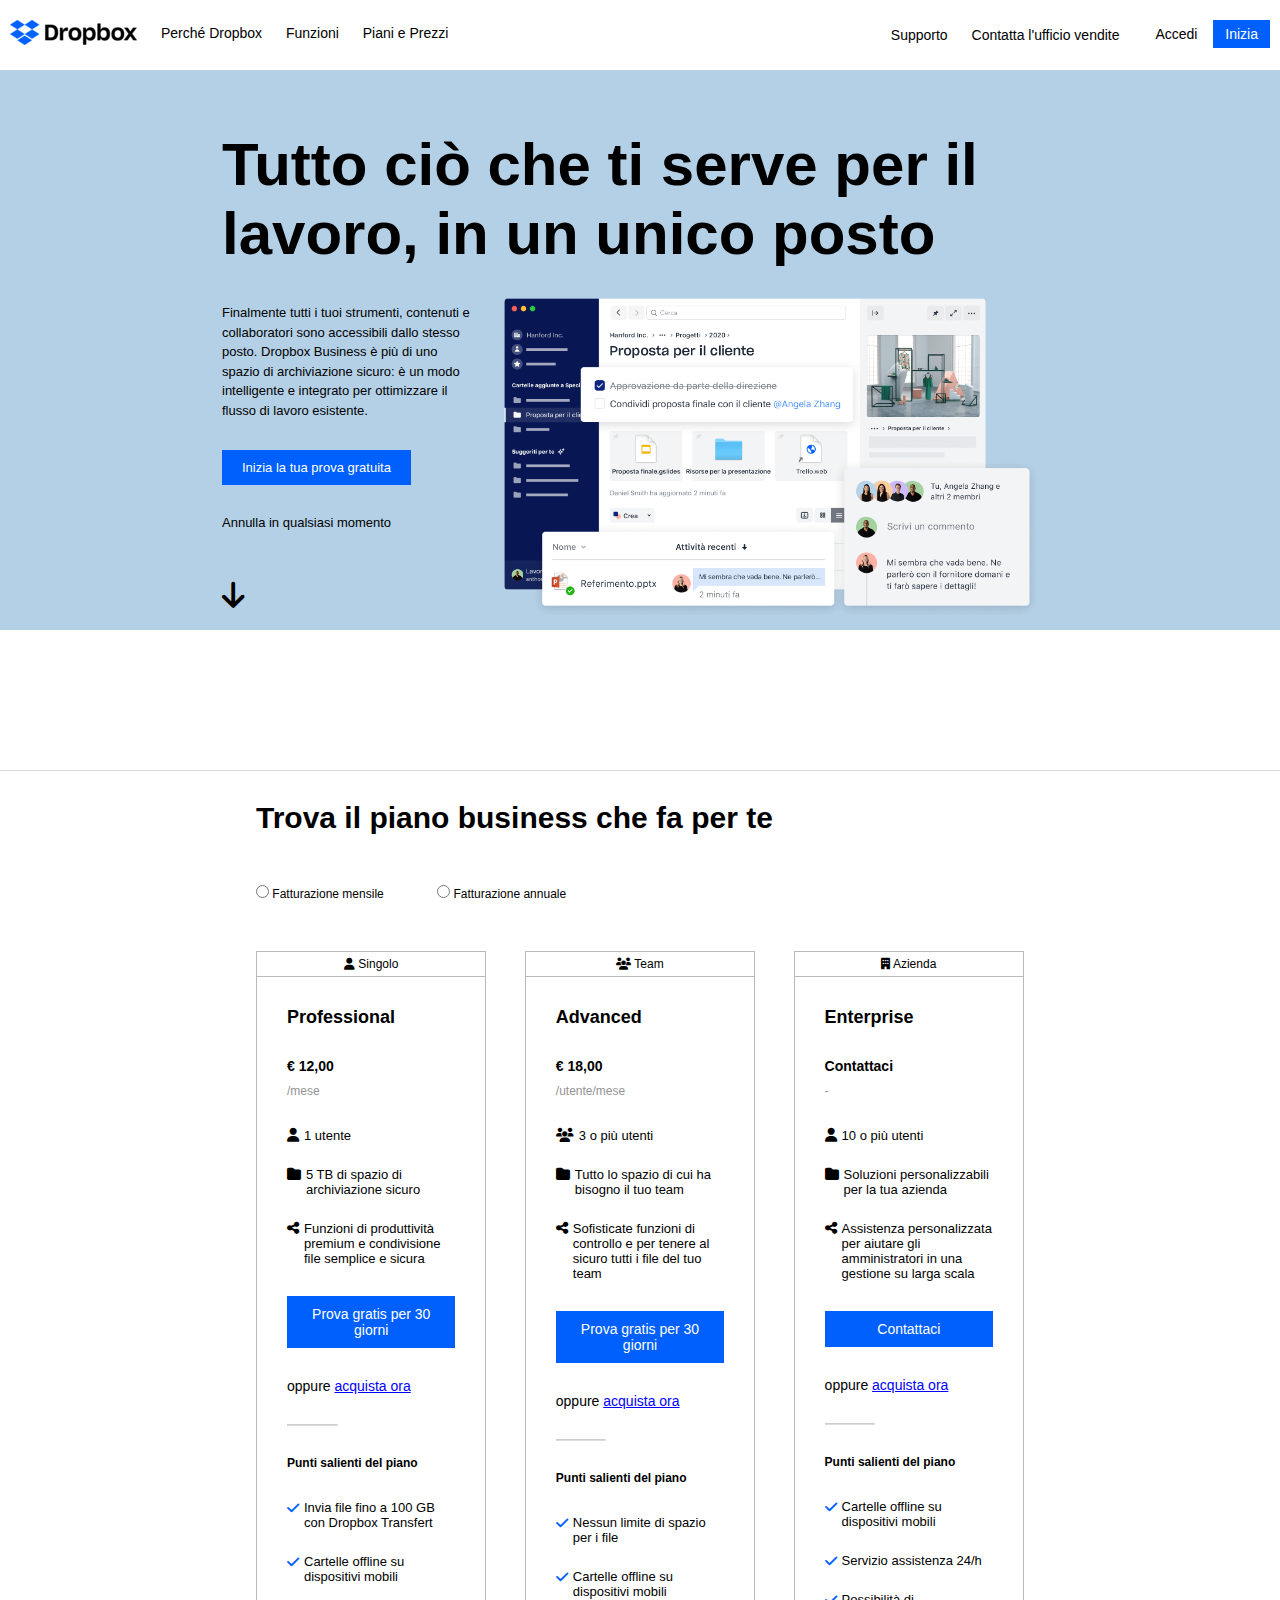
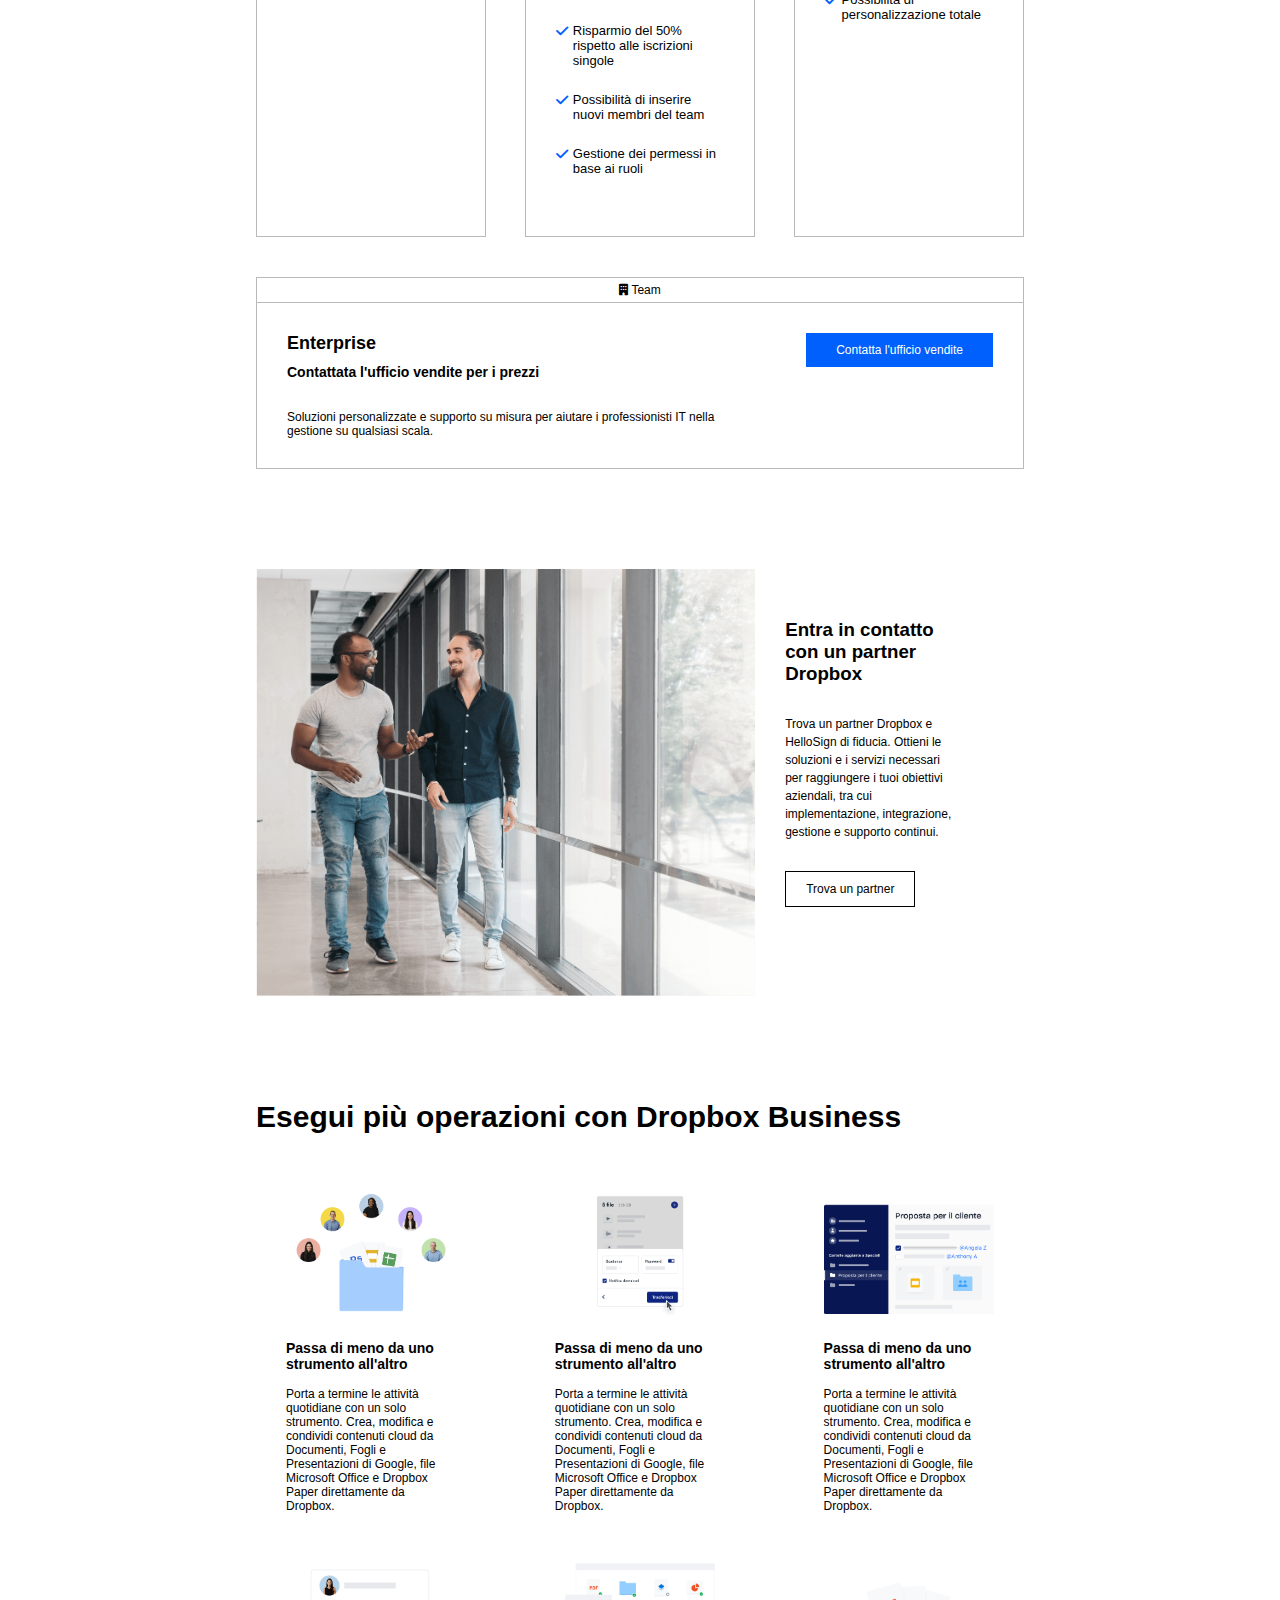
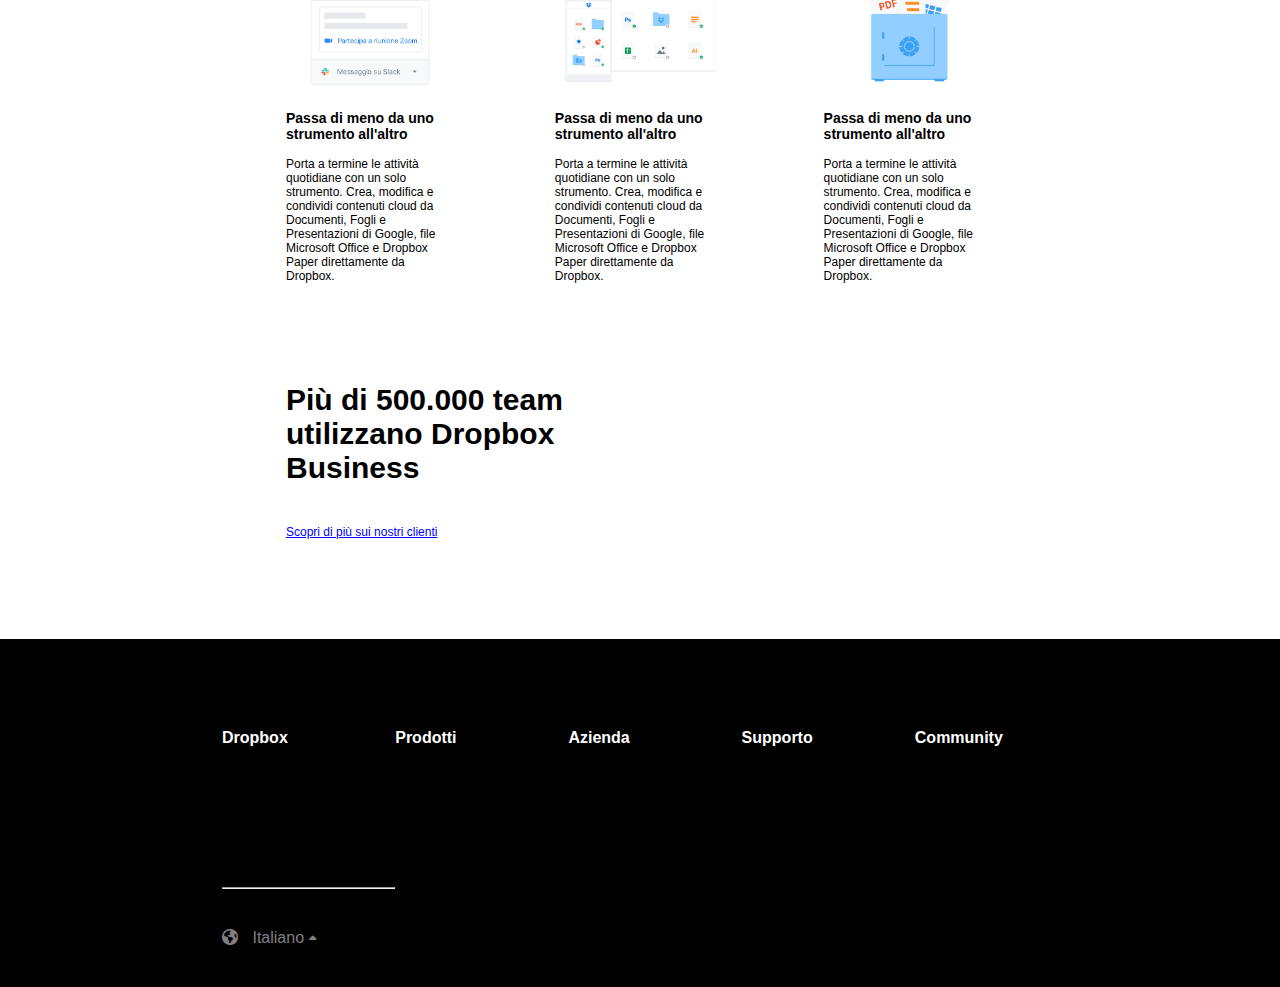
<file: index.html>
<!DOCTYPE html>
<html lang="en">
  <head>
    <meta charset="UTF-8">
    <meta name="viewport" content="width=device-width, initial-scale=1.0">
    <title>Dropbox</title>
    <link rel="stylesheet" href="https://cdnjs.cloudflare.com/ajax/libs/font-awesome/6.7.2/css/all.min.css" integrity="sha512-Evv84Mr4kqVGRNSgIGL/F/aIDqQb7xQ2vcrdIwxfjThSH8CSR7PBEakCr51Ck+w+/U6swU2Im1vVX0SVk9ABhg==" crossorigin="anonymous" referrerpolicy="no-referrer"/>
    <link rel="stylesheet" href="./css/style.css">
  </head>
  <body>
    <!-- header -->
    <header class="font-14">
      <div class="header-content d-flex">
        <div class="col-50 py-10">
          <a href="index.html">
            <img src="./img/logo-small.png" alt="logo-small" class="v-align-middle mr-20">
          </a>
          <ul class="inline-block v-align-middle">
            <li class="mr-20">
              <a href="#find-out-more">Perché Dropbox</a></li>
            <li class="mr-20"><a href="#showcase">Funzioni</a></li>
            <li><a href="#plan-title">Piani e Prezzi</a></li>
          </ul> 
        </div>
        <div class="col-50 py-10 text-end">
          <ul class="inline-block v-align-middle">
            <li><a href="#footer-support">Supporto</a></li>
            <li class="ml-20"><a href="#footer-support">Contatta l'ufficio vendite</a></li>
          </ul>
          <div class="btn-header ml-20 inline-block v-align-middle">
            <a href="#">Accedi</a>
          </div>
          <div class="btn-header bg-blue inline-block v-align-middle">
            <a href="#" class="bg-blue">Inizia</a>
          </div>
        </div>
      </div>
    </header>
    <!-- main -->
    <main class="pt-70">
      <!-- jumbo -->
      <div id="jumbotron">
        <div class="container-jumbo">
          <h1 class="font-60">Tutto ciò che ti serve per il lavoro, in un unico posto</h1>
          <div class="d-flex">  
            <div class="col-30 pt-30">
              <div class="content-jumbo font-13">
                <p>Finalmente tutti i tuoi strumenti, contenuti e collaboratori sono accessibili dallo stesso posto. Dropbox Business è più di uno spazio di archiviazione sicuro: è un modo intelligente e integrato per ottimizzare il flusso di lavoro esistente.</p>
                <div class="btn bg-blue my-30 inline-block">
                  <a href="#" class="bg-blue">Inizia la tua prova gratuita</a>
                </div>
                <div>Annulla in qualsiasi momento</div>
                <a href="#plan-title">
                  <i class="fa-solid fa-arrow-down jumbo-arrow font-30 my-30"></i>
                </a>
              </div>
            </div>
            <div class="col-70 pt-30">
              <img src="./img/jumbo.png" alt="jumbo">
            </div>
          </div>
        </div>
      </div>
      <div class="hr-style">
        <hr>
      </div>
      <!-- business plannings -->
      <div class="container">
        <h2 class="font-30" id="plan-title">Trova il piano business che fa per te</h2>
          <div class="plan-buttons font-12">
            <input type="radio" name="ricorrenza" value="mensile"><span class="mr-50"> Fatturazione mensile</span>
            <input type="radio" name="ricorrenza" value="annuale"><span> Fatturazione annuale</span>
          </div>
        <div class="d-flex justify-content-between">
          <!-- 1st card -->
          <div class="col-30 plan-card">
            <div class="plan-card-title font-12">
              <i class="fa-solid fa-user"></i> Singolo
            </div>
            <div class="plan-card-content font-14 p-30">
              <h3 class="font-18">Professional</h3>
              <div class="price font 13">&euro; 12,00</div>
              <div class="recurring font-12">/mese</div>
              <ul>
                <li class="d-flex">
                  <i class="fa-solid fa-user"></i>
                  <span class="ml-5">1 utente</span>
                </li>
                <li class="d-flex">
                  <i class="fa-solid fa-folder"></i>
                  <span class="ml-5">5 TB di spazio di archiviazione sicuro</span>
                </li>
                <li class="d-flex">
                  <i class="fa-solid fa-share-nodes"></i>
                  <span class="ml-5">Funzioni di produttività premium e condivisione file semplice e sicura</span>
                </li>
              </ul>
              <div class="btn bg-blue text-center">
                <a href="" class="bg-blue">Prova gratis per 30 giorni</a>
              </div>
              <div class="buy-now">
                oppure <a href="" class="unstyled">acquista ora</a>
              </div>
              <hr class="col-30">
              <h4 class="font-12">Punti salienti del piano</h4>
              <ul>
                <li>
                  <div class="d-flex">
                    <i class="fa-solid fa-check color-blue"></i>
                    <span class="ml-5">Invia file fino a 100 GB con Dropbox Transfert</span>
                  </div>
                </li>
                <li>
                  <div class="d-flex">
                    <i class="fa-solid fa-check color-blue"></i>
                    <span class="ml-5">Cartelle offline su dispositivi mobili</span>
                  </div>
                </li>
                <li>
                  <div class="d-flex plan-info-hidden">
                    <i class="fa-solid fa-check color-blue"></i>
                    <span class="ml-5">lorem ispum dolor</span>
                  </div>
                </li>
                <li>
                  <div class="d-flex plan-info-hidden">
                    <i class="fa-solid fa-check color-blue"></i>
                    <span class="ml-5">lorem ispum dolor</span>
                  </div>
                </li>
                <li>
                  <div class="d-flex plan-info-hidden">
                    <i class="fa-solid fa-check color-blue"></i>
                    <span class="ml-5">lorem ispum dolor</span>
                  </div>
                </li>
              </ul>
            </div>
          </div>
          <!-- 2nd card -->
          <div class="col-30 plan-card">
            <div class="plan-card-title font-12">
              <i class="fa-solid fa-users"></i> Team
            </div>
            <div class="plan-card-content font-14 p-30">
              <h3 class="font-18">Advanced</h3>
              <div class="price font 13">&euro; 18,00</div>
              <div class="recurring font-12">/utente/mese</div>
              <ul>
                <li class="d-flex">
                  <i class="fa-solid fa-users"></i>
                  <span class="ml-5">3 o più utenti</span>
                </li>
                <li class="d-flex">
                  <i class="fa-solid fa-folder"></i>
                  <span class="ml-5">Tutto lo spazio di cui ha bisogno il tuo team</span>
                </li>
                <li class="d-flex">
                  <i class="fa-solid fa-share-nodes"></i>
                  <span class="ml-5">Sofisticate funzioni di controllo e per tenere al sicuro tutti i file del tuo team</span>
                </li>
              </ul>
              <div class="btn bg-blue text-center">
                <a href="" class="bg-blue">Prova gratis per 30 giorni</a>
              </div>
              <div class="buy-now">
                oppure <a href="" class="unstyled">acquista ora</a>
              </div>
              <hr class="col-30">
              <h4 class="font-12">Punti salienti del piano</h4>
              <ul>
                <li>
                  <div class="d-flex">
                    <i class="fa-solid fa-check color-blue"></i>
                    <span class="ml-5">Nessun limite di spazio per i file</span>
                  </div>
                </li>
                <li>
                  <div class="d-flex">
                    <i class="fa-solid fa-check color-blue"></i>
                    <span class="ml-5">Cartelle offline su dispositivi mobili</span>
                  </div>
                </li>
                <li>
                  <div class="d-flex">
                    <i class="fa-solid fa-check color-blue"></i>
                    <span class="ml-5">Risparmio del 50% rispetto alle iscrizioni singole</span>
                  </div>
                </li>
                <li>
                  <div class="d-flex">
                    <i class="fa-solid fa-check color-blue"></i>
                    <span class="ml-5">Possibilità di inserire nuovi membri del team</span>
                  </div>
                </li>
                <li>
                  <div class="d-flex">
                    <i class="fa-solid fa-check color-blue"></i>
                    <span class="ml-5">Gestione dei permessi in base ai ruoli</span>
                  </div>
                </li>
              </ul>
            </div>
          </div>
          <!-- 3rd card -->
          <div class="col-30 plan-card">
            <div class="plan-card-title font-12">
              <i class="fa-solid fa-building"></i> Azienda
            </div>
            <div class="plan-card-content font-14 p-30">
              <h3 class="font-18">Enterprise</h3>
              <div class="price font 13">Contattaci</div>
              <div class="recurring font-12">-</div>
              <ul>
                <li class="d-flex">
                  <i class="fa-solid fa-user"></i>
                  <span class="ml-5">10 o più utenti</span>
                </li>
                <li class="d-flex">
                  <i class="fa-solid fa-folder"></i>
                  <span class="ml-5">Soluzioni personalizzabili per la tua azienda</span>
                </li>
                <li class="d-flex">
                  <i class="fa-solid fa-share-nodes"></i>
                  <span class="ml-5">Assistenza personalizzata per aiutare gli amministratori in una gestione su larga scala</span>
                </li>
              </ul>
              <div class="btn bg-blue text-center">
                <a href="" class="bg-blue">Contattaci</a>
              </div>
              <div class="buy-now">
                oppure <a href="" class="unstyled">acquista ora</a>
              </div>
              <hr class="col-30">
              <h4 class="font-12">Punti salienti del piano</h4>
              <ul>
                <li>
                  <div class="d-flex">
                    <i class="fa-solid fa-check color-blue"></i>
                    <span class="ml-5">Cartelle offline su dispositivi mobili</span>
                  </div>
                </li>
                <li>
                  <div class="d-flex">
                    <i class="fa-solid fa-check color-blue"></i>
                    <span class="ml-5">Servizio assistenza 24/h</span>
                  </div>
                </li>
                <li>
                  <div class="d-flex">
                    <i class="fa-solid fa-check color-blue"></i>
                    <span class="ml-5">Possibilità di personalizzazione totale</span>
                  </div>
                </li>
                <li>
                  <div class="d-flex plan-info-hidden">
                    <i class="fa-solid fa-check color-blue"></i>
                    <span class="ml-5">lorem ispum dolor</span>
                  </div>
                </li>
                <li>
                  <div class="d-flex plan-info-hidden">
                    <i class="fa-solid fa-check color-blue"></i>
                    <span class="ml-5">lorem ispum dolor</span>
                  </div>
                </li>
              </ul>
            </div>
          </div>
        </div>
        <!-- bottom card -->
        <div class="col-100 plan-card mt-40">
          <div class="plan-card-title font-12">
            <i class="fa-solid fa-building"></i> Team
          </div>
          <div class="plan-card-content font-14">
            <div class="d-flex justify-content-between">
              <div class="col-70">
                <div class="plan-card-content font-14 p-30">
                  <h3 class="font-18" id="enterprise">Enterprise</h3>
                  <div class="price font 13">Contattata l'ufficio vendite per i prezzi</div>
                  <p class="font-12" id="enterprise-text">Soluzioni personalizzate e supporto su misura per aiutare i professionisti IT nella gestione su qualsiasi scala.</p>
                </div>
              </div>
              <div class="text-end">
                <div class="btn bg-blue text-center inline-block font-12"  id="enterprise-btn">
                  <a href="" class="bg-blue">Contatta l'ufficio vendite</a>
                </div>
              </div>
            </div>
          </div>
        </div> 
      </div>
      <!-- partnership board -->
      <div class="container">
        <div class="col-100 my-100 d-flex">
          <div class="col-70">
            <img src="./img/partner.png" alt="partner">
          </div>
          <div class="col-30 pt-50 p-30">
            <h3>Entra in contatto con un partner Dropbox</h3>
            <p class="my-30 font-12 line-1dot5">Trova un partner Dropbox e HelloSign di fiducia. Ottieni le soluzioni e i servizi necessari per raggiungere i tuoi obiettivi aziendali, tra cui implementazione, integrazione, gestione e supporto continui.</p>
            <div class="btn bg-blue font-12 text-center inline-block"  id="partner-btn">
              <a href="">Trova un partner</a>
            </div>
          </div>
        </div>
      </div>
      <!-- showcase -->
      <div class="container" id="showcase">
        <h2 class="my-50 font-30">Esegui più operazioni con Dropbox Business</h2>
        <div class="d-flex flex-wrap justify-content-between gap-y">
          <!-- showcase card 1 -->
          <div class="col-30 py-20 px-30">
            <img src="./img/business-feature-switching-tools.png" alt="tools" class="col-100">
            <h3 class="font-14 my-15">Passa di meno da uno strumento all'altro</h3>
            <p class="font-12">Porta a termine le attività quotidiane con un solo strumento. Crea, modifica e condividi contenuti cloud da Documenti, Fogli e Presentazioni di Google, file Microsoft Office e Dropbox Paper direttamente da Dropbox.</p>
          </div>
          <!-- showcase card 2 -->
          <div class="col-30 py-20 px-30">
            <img src="./img/business-feature-send-files-it.png" alt="tools" class="col-100">
            <h3 class="font-14 my-15">Passa di meno da uno strumento all'altro</h3>
            <p class="font-12">Porta a termine le attività quotidiane con un solo strumento. Crea, modifica e condividi contenuti cloud da Documenti, Fogli e Presentazioni di Google, file Microsoft Office e Dropbox Paper direttamente da Dropbox.</p>
          </div>
          <!--showcase card 3  -->
          <div class="col-30 py-20 px-30">
            <img src="./img/business-feature-coordinate-it.png" alt="tools" class="col-100">
            <h3 class="font-14 my-15">Passa di meno da uno strumento all'altro</h3>
            <p class="font-12">Porta a termine le attività quotidiane con un solo strumento. Crea, modifica e condividi contenuti cloud da Documenti, Fogli e Presentazioni di Google, file Microsoft Office e Dropbox Paper direttamente da Dropbox.</p>
          </div>
          <!-- showcase card 4 -->
          <div class="col-30 py-20 px-30">
            <img src="./img/business-feature-integrations-it.png" alt="tools" class="col-100">
            <h3 class="font-14 my-15">Passa di meno da uno strumento all'altro</h3>
            <p class="font-12">Porta a termine le attività quotidiane con un solo strumento. Crea, modifica e condividi contenuti cloud da Documenti, Fogli e Presentazioni di Google, file Microsoft Office e Dropbox Paper direttamente da Dropbox.</p>
          </div>
          <!-- showcase card 5  -->
          <div class="col-30 py-20 px-30">
            <img src="./img/business-feature-multi-device.png" alt="tools" class="col-100">
            <h3 class="font-14 my-15">Passa di meno da uno strumento all'altro</h3>
            <p class="font-12">Porta a termine le attività quotidiane con un solo strumento. Crea, modifica e condividi contenuti cloud da Documenti, Fogli e Presentazioni di Google, file Microsoft Office e Dropbox Paper direttamente da Dropbox.</p>
          </div>
          <!-- showcase card 6  -->
          <div class="col-30 py-20 px-30">
            <img src="./img/business-feature-security.png" alt="tools" class="col-100">
            <h3 class="font-14 my-15">Passa di meno da uno strumento all'altro</h3>
            <p class="font-12">Porta a termine le attività quotidiane con un solo strumento. Crea, modifica e condividi contenuti cloud da Documenti, Fogli e Presentazioni di Google, file Microsoft Office e Dropbox Paper direttamente da Dropbox.</p>
          </div> 
        </div>
        <!-- showcase bottom -->
        <h2 class="col-50 mt-100 pl-30 font-30" id="find-out-more">Più di 500.000 team utilizzano Dropbox Business</h2>
        <div class="mt-40 mb-100 pl-30 font-12">
          <a href="" class="unstyled">Scopri di più sui nostri clienti</a>
        </div>
      </div> 
    </main>
    <!-- footer -->
    <footer>
      <div class="container-jumbo" id="footer-support">
        <div class="d-flex justify-content-between">
          <!-- dropbox -->
          <div class="col-20">
            <h4 class="my-30">Dropbox</h4>
            <ul class="font-12">
              <li>
                <a href="">Applicazione desktop</a>
              </li>
              <li>
                <a href="">Perchè Dropbox</a>
              </li>
              <li>
                <a href="">Piani</a>
              </li>
              <li>
                <a href="">Sicurezza</a>
              </li>
              <li>
                <a href="">Funzioni</a>
              </li>
            </ul>
          </div>
          <!-- prodotti -->
          <div class="col-20">
            <h4 class="my-30">Prodotti</h4>
            <ul class="font-12">
              <li>
                <a href="">Applicazione desktop</a>
              </li>
              <li>
                <a href="">Perchè Dropbox</a>
              </li>
              <li>
                <a href="">Piani</a>
              </li>
              <li>
                <a href="">Sicurezza</a>
              </li>
              <li>
                <a href="">Funzioni</a>
              </li>
            </ul>
          </div>
          <!-- azienda -->
          <div class="col-20">
            <h4 class="my-30">Azienda</h4>
            <ul class="font-12">
              <li>
                <a href="">Applicazione desktop</a>
              </li>
              <li>
                <a href="">Perchè Dropbox</a>
              </li>
              <li>
                <a href="">Piani</a>
              </li>
              <li>
                <a href="">Sicurezza</a>
              </li>
              <li>
                <a href="">Funzioni</a>
              </li>
            </ul>
          </div>
          <!-- supporto -->
          <div class="col-20">
            <h4 class="my-30">Supporto</h4>
            <ul class="font-12">
              <li>
                <a href="">Applicazione desktop</a>
              </li>
              <li>
                <a href="">Perchè Dropbox</a>
              </li>
              <li>
                <a href="">Piani</a>
              </li>
              <li>
                <a href="">Sicurezza</a>
              </li>
              <li>
                <a href="">Funzioni</a>
              </li>
            </ul>
          </div>
          <!-- community -->
          <div class="col-20">
            <h4 class="my-30">Community</h4>
            <ul class="font-12">
              <li>
                <a href="">Applicazione desktop</a>
              </li>
              <li>
                <a href="">Perchè Dropbox</a>
              </li>
              <li>
                <a href="">Piani</a>
              </li>
              <li>
                <a href="">Sicurezza</a>
              </li>
              <li>
                <a href="">Funzioni</a>
              </li>
            </ul>
          </div>
        </div>
        <!-- laguage -->
        <hr class="col-20 mt-40 color-grey">
        <div class="mt-40 color-grey pb-40">
          <i class="fa-solid fa-earth-americas pr-10"></i>
          <span class="language">Italiano</span>
          <i class="fa-solid fa-caret-up font-12"></i>
        </div>
      </div>
    </footer> 
  </body>
</html>
</file>
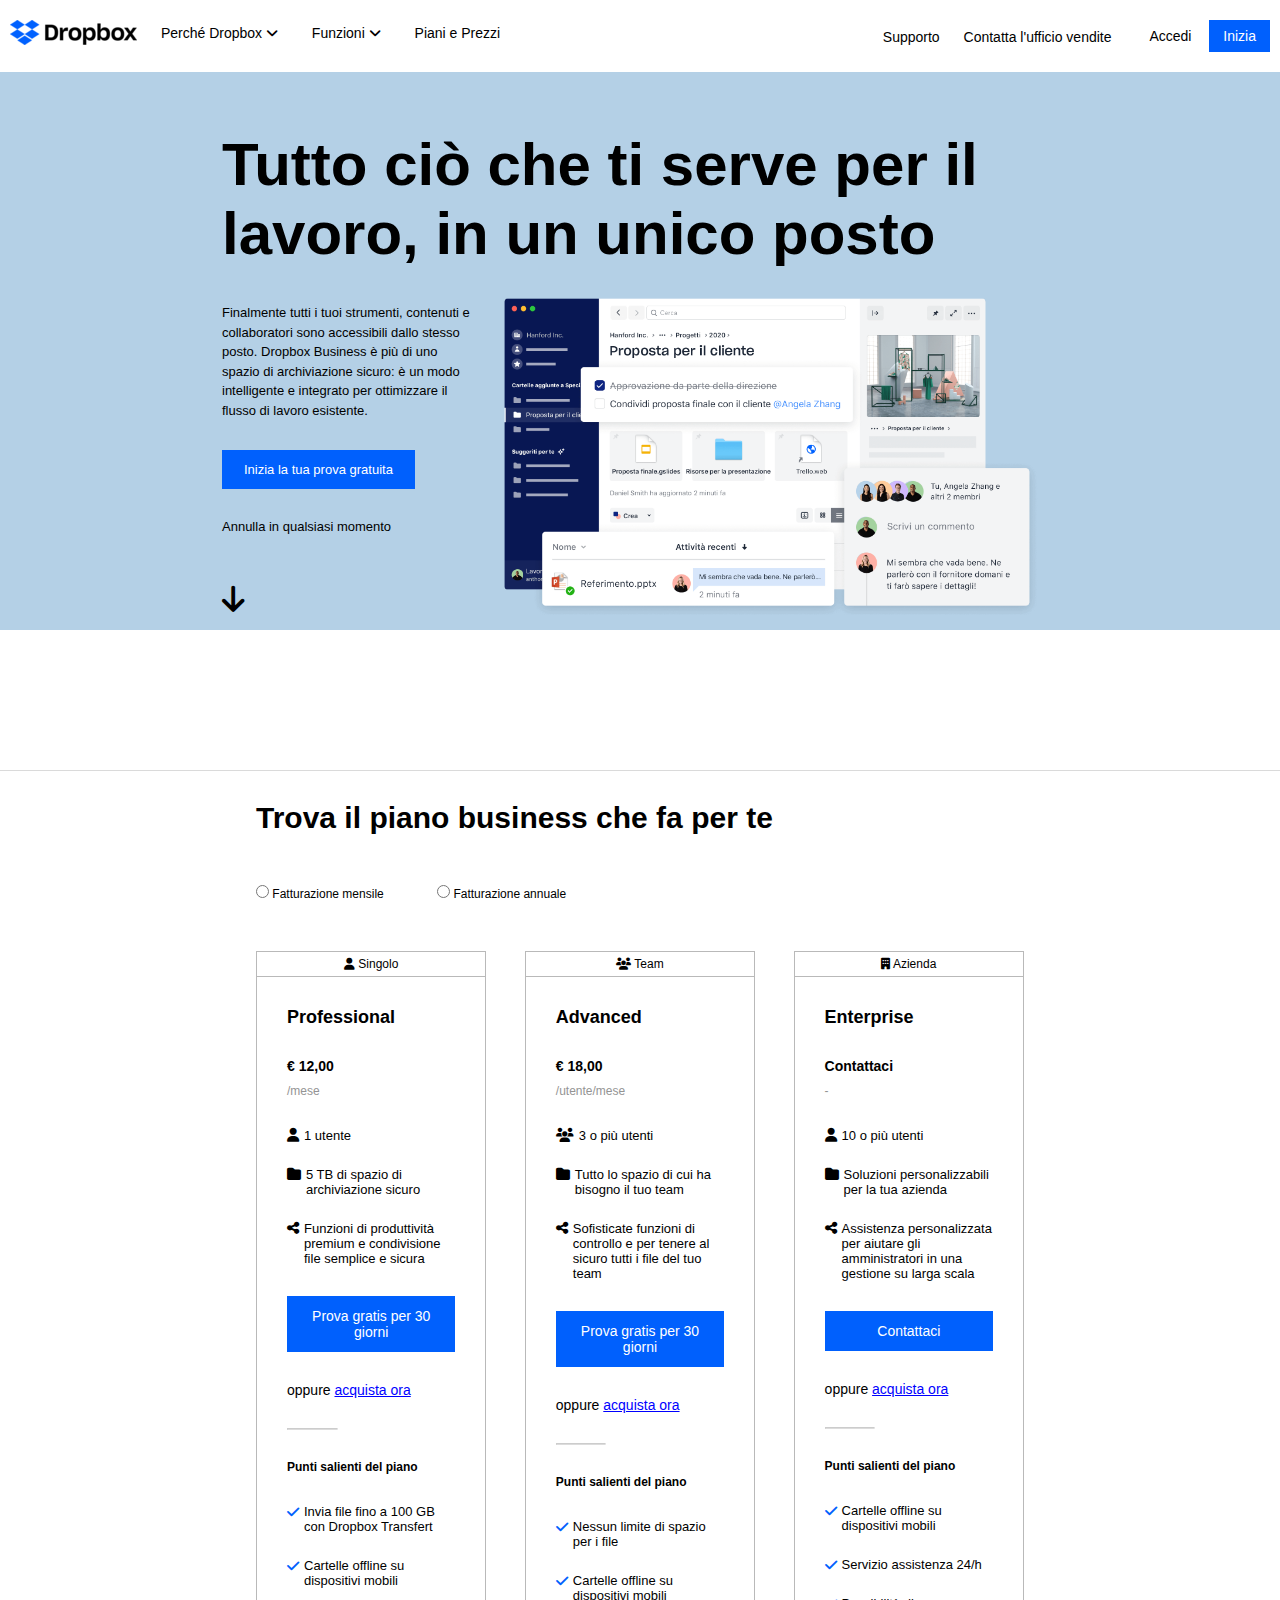
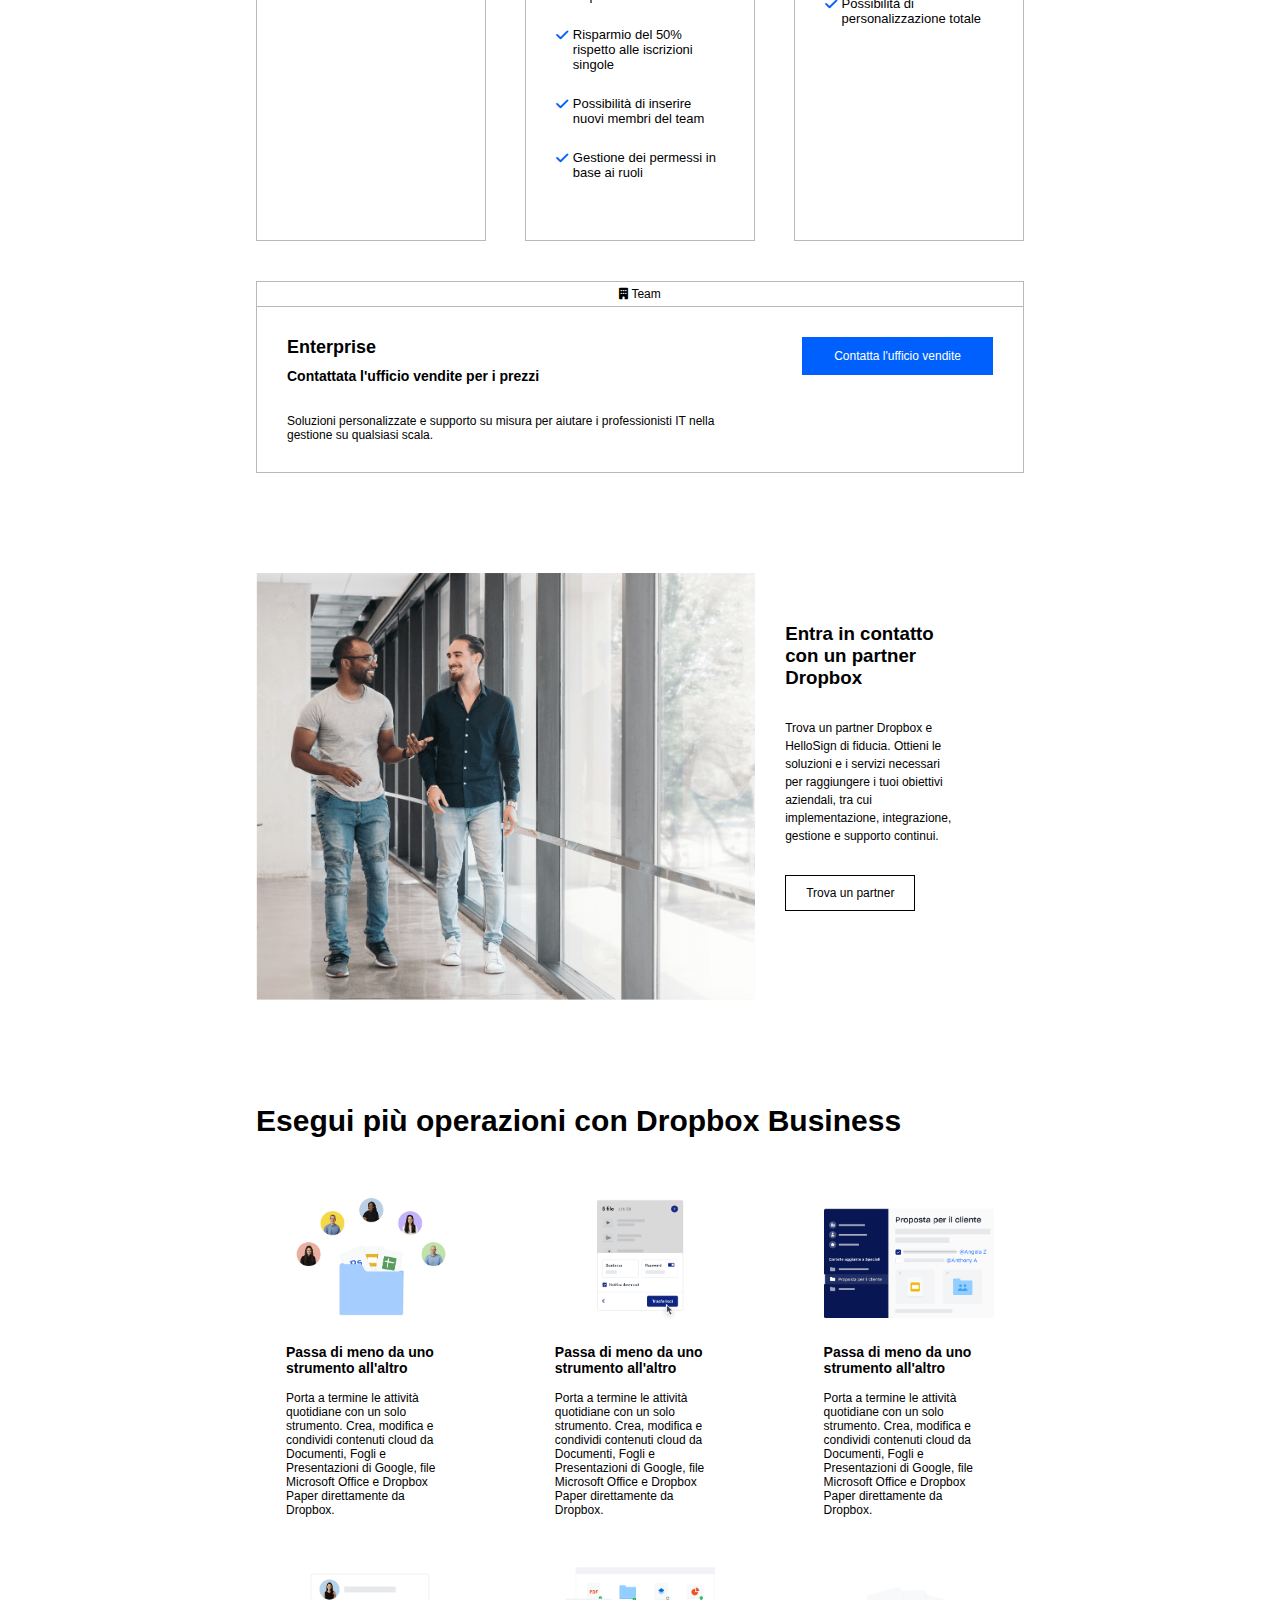
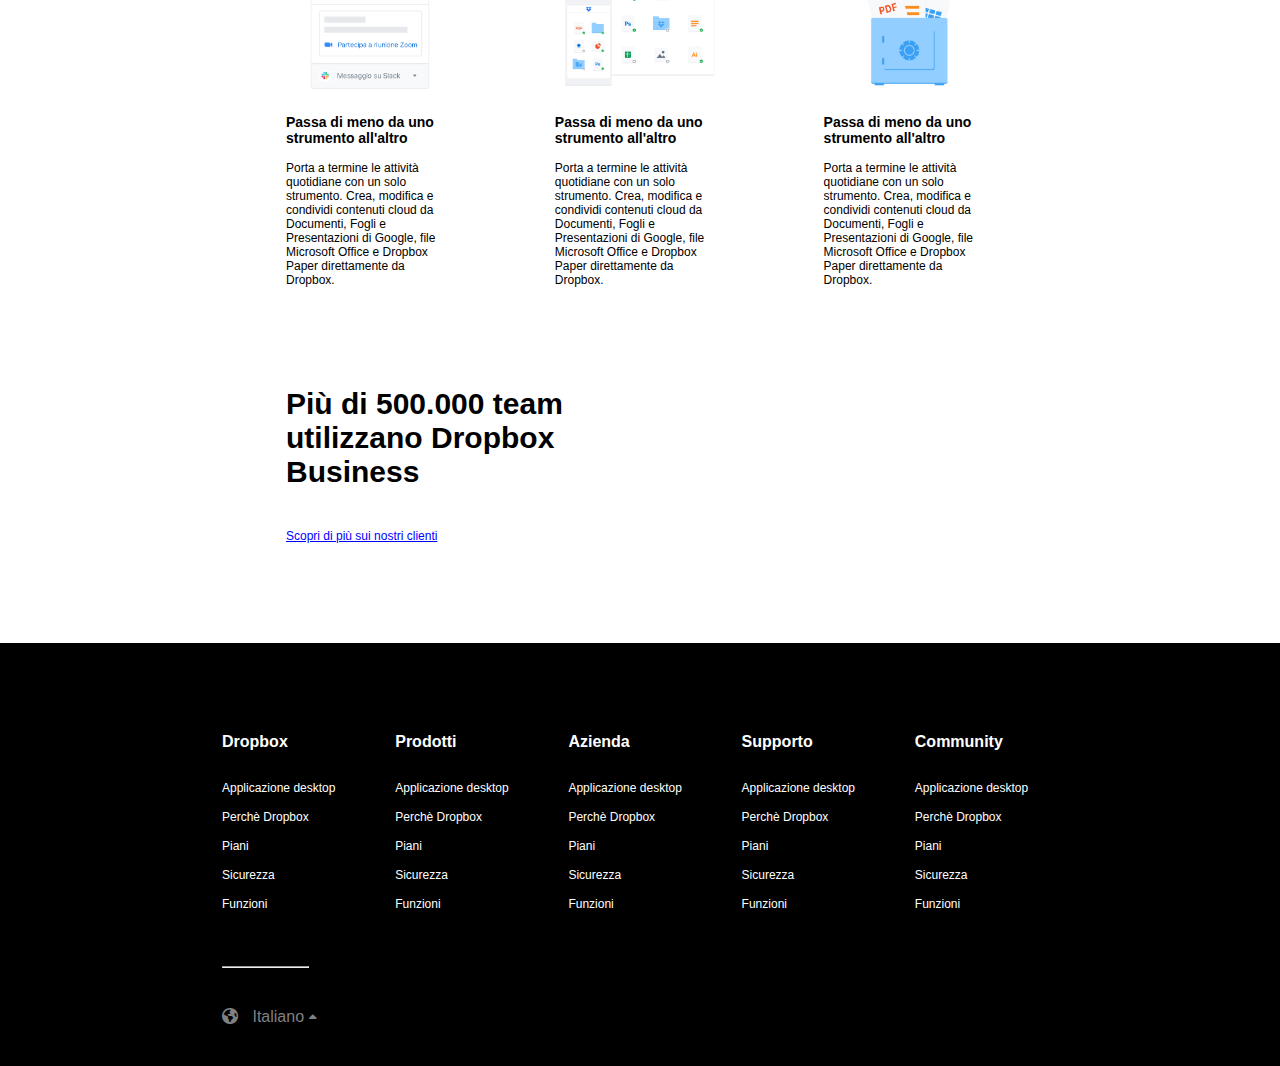
<file: bonus/index.html>
<!DOCTYPE html>
<html lang="en">
  <head>
    <meta charset="UTF-8">
    <meta name="viewport" content="width=device-width, initial-scale=1.0">
    <title>Dropbox - Bonus</title>
    <link rel="stylesheet" href="https://cdnjs.cloudflare.com/ajax/libs/font-awesome/6.7.2/css/all.min.css" integrity="sha512-Evv84Mr4kqVGRNSgIGL/F/aIDqQb7xQ2vcrdIwxfjThSH8CSR7PBEakCr51Ck+w+/U6swU2Im1vVX0SVk9ABhg==" crossorigin="anonymous" referrerpolicy="no-referrer"/>
    <link rel="stylesheet" href="./css/style.css">
  </head>
  <body>
    <!-- header -->
    <header class="font-14">
      <div class="header-content d-flex">
        <div class="col-50 py-10 mr-30">
          <a href="index.html">
            <img src="./img/logo-small.png" alt="logo-small" class="v-align-middle mr-20">
          </a>
          <ul class="inline-block v-align-middle">
            <li class="mr-30 dropdown">
              <a href="#">Perché Dropbox <i class="fa-solid fa-angle-down"></i></a>
              <div class="dropdown-content">
                <ul class="dropdown-list font-13">
                  <li>
                    <a href="#"><i class="fa-brands fa-dropbox pr-10"></i>Dropbox</a>
                  </li>
                  <li>
                    <a href="#"><i class="fa-solid fa-backward-fast pr-10"></i>Replay</a>
                  </li>
                  <li>
                    <a href="#"><i class="fa-solid fa-clock-rotate-left pr-10"></i>Backup</a>
                  </li>
                  <li>
                    <a href="#"><i class="fa-solid fa-sitemap pr-10"></i>Reclaim.ai</a>
                  </li>
                </ul>
              </div>
            </li>
            <li class="mr-30 dropdown">
              <a href="#">Funzioni <i class="fa-solid fa-angle-down"></i></a>
              <div class="dropdown-content">
                <ul class="dropdown-list font-13">
                  <li>
                    <a href="#"><i class="fa-brands fa-dropbox pr-10"></i>Dropbox</a>
                  </li>
                  <li>
                    <a href="#"><i class="fa-solid fa-backward-fast pr-10"></i>Replay</a>
                  </li>
                  <li>
                    <a href="#"><i class="fa-solid fa-clock-rotate-left pr-10"></i>Backup</a>
                  </li>
                  <li>
                    <a href="#"><i class="fa-solid fa-sitemap pr-10"></i>Reclaim.ai</a>
                  </li>
                </ul>
              </div>
            </li>
            <li>
              <a href="#plan-title">Piani e Prezzi</a>
            </li>
          </ul> 
        </div>
        <div class="col-50 py-10 text-end">
          <ul class="inline-block v-align-middle">
            <li><a href="./support.html">Supporto</a></li>
            <li class="ml-20"><a href="./sales.html">Contatta l'ufficio vendite</a></li>
          </ul>
          <div class="btn-header btn-hov ml-20 inline-block v-align-middle">
            <a href="#">Accedi</a>
          </div>
          <div class="btn-header btn-hov bg-blue inline-block v-align-middle">
            <a href="#" class="bg-blue">Inizia</a>
          </div>
        </div>
      </div>
    </header>
    <!-- main -->
    <main class="pt-70">
      <!-- jumbo -->
      <div id="jumbotron">
        <div class="container-jumbo">
          <h1 class="font-60">Tutto ciò che ti serve per il lavoro, in un unico posto</h1>
          <div class="d-flex">  
            <div class="col-30 pt-30">
              <div class="content-jumbo font-13">
                <p>Finalmente tutti i tuoi strumenti, contenuti e collaboratori sono accessibili dallo stesso posto. Dropbox Business è più di uno spazio di archiviazione sicuro: è un modo intelligente e integrato per ottimizzare il flusso di lavoro esistente.</p>
                <div class="btn btn-hov bg-blue my-30 inline-block">
                  <a href="#" class="bg-blue">Inizia la tua prova gratuita</a>
                </div>
                <div>Annulla in qualsiasi momento</div>
                <a href="#plan-title">
                  <i class="fa-solid fa-arrow-down jumbo-arrow font-30 my-30"></i>
                </a>
              </div>
            </div>
            <div class="col-70 pt-30">
              <img src="./img/jumbo.png" alt="jumbo">
            </div>
          </div>
        </div>
      </div>
      <div class="hr-style">
        <hr>
      </div>
      <!-- business plannings -->
      <div class="container">
        <h2 class="font-30" id="plan-title">Trova il piano business che fa per te</h2>
          <div class="plan-buttons font-12">
            <input type="radio" name="ricorrenza" value="mensile"><span class="mr-50"> Fatturazione mensile</span>
            <input type="radio" name="ricorrenza" value="annuale"><span> Fatturazione annuale</span>
          </div>
        <div class="d-flex justify-content-between">
          <!-- 1st card -->
          <div class="col-30 plan-card">
            <div class="plan-card-title font-12">
              <i class="fa-solid fa-user"></i> Singolo
            </div>
            <div class="plan-card-content font-14 p-30">
              <h3 class="font-18">Professional</h3>
              <div class="price font 13">&euro; 12,00</div>
              <div class="recurring font-12">/mese</div>
              <ul>
                <li class="d-flex">
                  <i class="fa-solid fa-user"></i>
                  <span class="ml-5">1 utente</span>
                </li>
                <li class="d-flex">
                  <i class="fa-solid fa-folder"></i>
                  <span class="ml-5">5 TB di spazio di archiviazione sicuro</span>
                </li>
                <li class="d-flex">
                  <i class="fa-solid fa-share-nodes"></i>
                  <span class="ml-5">Funzioni di produttività premium e condivisione file semplice e sicura</span>
                </li>
              </ul>
              <div class="btn btn-hov bg-blue text-center">
                <a href="" class="bg-blue">Prova gratis per 30 giorni</a>
              </div>
              <div class="buy-now">
                oppure <a href="" class="unstyled">acquista ora</a>
              </div>
              <hr class="col-30">
              <h4 class="font-12">Punti salienti del piano</h4>
              <ul>
                <li>
                  <div class="d-flex">
                    <i class="fa-solid fa-check color-blue"></i>
                    <span class="ml-5">Invia file fino a 100 GB con Dropbox Transfert</span>
                  </div>
                </li>
                <li>
                  <div class="d-flex">
                    <i class="fa-solid fa-check color-blue"></i>
                    <span class="ml-5">Cartelle offline su dispositivi mobili</span>
                  </div>
                </li>
                <li>
                  <div class="d-flex plan-info-hidden">
                    <i class="fa-solid fa-check color-blue"></i>
                    <span class="ml-5">lorem ispum dolor</span>
                  </div>
                </li>
                <li>
                  <div class="d-flex plan-info-hidden">
                    <i class="fa-solid fa-check color-blue"></i>
                    <span class="ml-5">lorem ispum dolor</span>
                  </div>
                </li>
                <li>
                  <div class="d-flex plan-info-hidden">
                    <i class="fa-solid fa-check color-blue"></i>
                    <span class="ml-5">lorem ispum dolor</span>
                  </div>
                </li>
              </ul>
            </div>
          </div>
          <!-- 2nd card -->
          <div class="col-30 plan-card">
            <div class="plan-card-title font-12">
              <i class="fa-solid fa-users"></i> Team
            </div>
            <div class="plan-card-content font-14 p-30">
              <h3 class="font-18">Advanced</h3>
              <div class="price font 13">&euro; 18,00</div>
              <div class="recurring font-12">/utente/mese</div>
              <ul>
                <li class="d-flex">
                  <i class="fa-solid fa-users"></i>
                  <span class="ml-5">3 o più utenti</span>
                </li>
                <li class="d-flex">
                  <i class="fa-solid fa-folder"></i>
                  <span class="ml-5">Tutto lo spazio di cui ha bisogno il tuo team</span>
                </li>
                <li class="d-flex">
                  <i class="fa-solid fa-share-nodes"></i>
                  <span class="ml-5">Sofisticate funzioni di controllo e per tenere al sicuro tutti i file del tuo team</span>
                </li>
              </ul>
              <div class="btn btn-hov bg-blue text-center">
                <a href="" class="bg-blue">Prova gratis per 30 giorni</a>
              </div>
              <div class="buy-now">
                oppure <a href="" class="unstyled">acquista ora</a>
              </div>
              <hr class="col-30">
              <h4 class="font-12">Punti salienti del piano</h4>
              <ul>
                <li>
                  <div class="d-flex">
                    <i class="fa-solid fa-check color-blue"></i>
                    <span class="ml-5">Nessun limite di spazio per i file</span>
                  </div>
                </li>
                <li>
                  <div class="d-flex">
                    <i class="fa-solid fa-check color-blue"></i>
                    <span class="ml-5">Cartelle offline su dispositivi mobili</span>
                  </div>
                </li>
                <li>
                  <div class="d-flex">
                    <i class="fa-solid fa-check color-blue"></i>
                    <span class="ml-5">Risparmio del 50% rispetto alle iscrizioni singole</span>
                  </div>
                </li>
                <li>
                  <div class="d-flex">
                    <i class="fa-solid fa-check color-blue"></i>
                    <span class="ml-5">Possibilità di inserire nuovi membri del team</span>
                  </div>
                </li>
                <li>
                  <div class="d-flex">
                    <i class="fa-solid fa-check color-blue"></i>
                    <span class="ml-5">Gestione dei permessi in base ai ruoli</span>
                  </div>
                </li>
              </ul>
            </div>
          </div>
          <!-- 3rd card -->
          <div class="col-30 plan-card">
            <div class="plan-card-title font-12">
              <i class="fa-solid fa-building"></i> Azienda
            </div>
            <div class="plan-card-content font-14 p-30">
              <h3 class="font-18">Enterprise</h3>
              <div class="price font 13">Contattaci</div>
              <div class="recurring font-12">-</div>
              <ul>
                <li class="d-flex">
                  <i class="fa-solid fa-user"></i>
                  <span class="ml-5">10 o più utenti</span>
                </li>
                <li class="d-flex">
                  <i class="fa-solid fa-folder"></i>
                  <span class="ml-5">Soluzioni personalizzabili per la tua azienda</span>
                </li>
                <li class="d-flex">
                  <i class="fa-solid fa-share-nodes"></i>
                  <span class="ml-5">Assistenza personalizzata per aiutare gli amministratori in una gestione su larga scala</span>
                </li>
              </ul>
              <div class="btn btn-hov bg-blue text-center">
                <a href="" class="bg-blue">Contattaci</a>
              </div>
              <div class="buy-now">
                oppure <a href="" class="unstyled">acquista ora</a>
              </div>
              <hr class="col-30">
              <h4 class="font-12">Punti salienti del piano</h4>
              <ul>
                <li>
                  <div class="d-flex">
                    <i class="fa-solid fa-check color-blue"></i>
                    <span class="ml-5">Cartelle offline su dispositivi mobili</span>
                  </div>
                </li>
                <li>
                  <div class="d-flex">
                    <i class="fa-solid fa-check color-blue"></i>
                    <span class="ml-5">Servizio assistenza 24/h</span>
                  </div>
                </li>
                <li>
                  <div class="d-flex">
                    <i class="fa-solid fa-check color-blue"></i>
                    <span class="ml-5">Possibilità di personalizzazione totale</span>
                  </div>
                </li>
                <li>
                  <div class="d-flex plan-info-hidden">
                    <i class="fa-solid fa-check color-blue"></i>
                    <span class="ml-5">lorem ispum dolor</span>
                  </div>
                </li>
                <li>
                  <div class="d-flex plan-info-hidden">
                    <i class="fa-solid fa-check color-blue"></i>
                    <span class="ml-5">lorem ispum dolor</span>
                  </div>
                </li>
              </ul>
            </div>
          </div>
        </div>
        <!-- bottom card -->
        <div class="col-100 plan-card mt-40">
          <div class="plan-card-title font-12">
            <i class="fa-solid fa-building"></i> Team
          </div>
          <div class="plan-card-content font-14">
            <div class="d-flex justify-content-between">
              <div class="col-70">
                <div class="plan-card-content font-14 p-30">
                  <h3 class="font-18" id="enterprise">Enterprise</h3>
                  <div class="price font 13">Contattata l'ufficio vendite per i prezzi</div>
                  <p class="font-12" id="enterprise-text">Soluzioni personalizzate e supporto su misura per aiutare i professionisti IT nella gestione su qualsiasi scala.</p>
                </div>
              </div>
              <div class="text-end">
                <div class="btn btn-hov bg-blue text-center inline-block font-12"  id="enterprise-btn">
                  <a href="" class="bg-blue">Contatta l'ufficio vendite</a>
                </div>
              </div>
            </div>
          </div>
        </div> 
      </div>
      <!-- partnership board -->
      <div class="container">
        <div class="col-100 my-100 d-flex">
          <div class="col-70">
            <img src="./img/partner.png" alt="partner">
          </div>
          <div class="col-30 pt-50 p-30">
            <h3>Entra in contatto con un partner Dropbox</h3>
            <p class="my-30 font-12 line-1dot5">Trova un partner Dropbox e HelloSign di fiducia. Ottieni le soluzioni e i servizi necessari per raggiungere i tuoi obiettivi aziendali, tra cui implementazione, integrazione, gestione e supporto continui.</p>
            <div class="btn btn-hov bg-blue font-12 text-center inline-block"  id="partner-btn">
              <a href="">Trova un partner</a>
            </div>
          </div>
        </div>
      </div>
      <!-- showcase -->
      <div class="container" id="showcase">
        <h2 class="my-50 font-30">Esegui più operazioni con Dropbox Business</h2>
        <div class="d-flex flex-wrap justify-content-between gap-y">
          <!-- showcase card 1 -->
          <div class="col-30 py-20 px-30">
            <img src="./img/business-feature-switching-tools.png" alt="tools" class="col-100">
            <h3 class="font-14 my-15">Passa di meno da uno strumento all'altro</h3>
            <p class="font-12">Porta a termine le attività quotidiane con un solo strumento. Crea, modifica e condividi contenuti cloud da Documenti, Fogli e Presentazioni di Google, file Microsoft Office e Dropbox Paper direttamente da Dropbox.</p>
          </div>
          <!-- showcase card 2 -->
          <div class="col-30 py-20 px-30">
            <img src="./img/business-feature-send-files-it.png" alt="tools" class="col-100">
            <h3 class="font-14 my-15">Passa di meno da uno strumento all'altro</h3>
            <p class="font-12">Porta a termine le attività quotidiane con un solo strumento. Crea, modifica e condividi contenuti cloud da Documenti, Fogli e Presentazioni di Google, file Microsoft Office e Dropbox Paper direttamente da Dropbox.</p>
          </div>
          <!--showcase card 3  -->
          <div class="col-30 py-20 px-30">
            <img src="./img/business-feature-coordinate-it.png" alt="tools" class="col-100">
            <h3 class="font-14 my-15">Passa di meno da uno strumento all'altro</h3>
            <p class="font-12">Porta a termine le attività quotidiane con un solo strumento. Crea, modifica e condividi contenuti cloud da Documenti, Fogli e Presentazioni di Google, file Microsoft Office e Dropbox Paper direttamente da Dropbox.</p>
          </div>
          <!-- showcase card 4 -->
          <div class="col-30 py-20 px-30">
            <img src="./img/business-feature-integrations-it.png" alt="tools" class="col-100">
            <h3 class="font-14 my-15">Passa di meno da uno strumento all'altro</h3>
            <p class="font-12">Porta a termine le attività quotidiane con un solo strumento. Crea, modifica e condividi contenuti cloud da Documenti, Fogli e Presentazioni di Google, file Microsoft Office e Dropbox Paper direttamente da Dropbox.</p>
          </div>
          <!-- showcase card 5  -->
          <div class="col-30 py-20 px-30">
            <img src="./img/business-feature-multi-device.png" alt="tools" class="col-100">
            <h3 class="font-14 my-15">Passa di meno da uno strumento all'altro</h3>
            <p class="font-12">Porta a termine le attività quotidiane con un solo strumento. Crea, modifica e condividi contenuti cloud da Documenti, Fogli e Presentazioni di Google, file Microsoft Office e Dropbox Paper direttamente da Dropbox.</p>
          </div>
          <!-- showcase card 6  -->
          <div class="col-30 py-20 px-30">
            <img src="./img/business-feature-security.png" alt="tools" class="col-100">
            <h3 class="font-14 my-15">Passa di meno da uno strumento all'altro</h3>
            <p class="font-12">Porta a termine le attività quotidiane con un solo strumento. Crea, modifica e condividi contenuti cloud da Documenti, Fogli e Presentazioni di Google, file Microsoft Office e Dropbox Paper direttamente da Dropbox.</p>
          </div> 
        </div>
        <!-- showcase bottom -->
        <h2 class="col-50 mt-100 pl-30 font-30" id="find-out-more">Più di 500.000 team utilizzano Dropbox Business</h2>
        <div class="mt-40 mb-100 pl-30 font-12">
          <a href="" class="unstyled">Scopri di più sui nostri clienti</a>
        </div>
      </div> 
    </main>
    <!-- footer -->
    <footer>
      <div class="container-jumbo" id="footer-support">
        <div class="upper-footer d-flex justify-content-between">
          <!-- dropbox -->
          <div class="col-20">
            <h4 class="my-30">Dropbox</h4>
            <ul class="font-12">
              <li>
                <a href="">Applicazione desktop</a>
              </li>
              <li>
                <a href="">Perchè Dropbox</a>
              </li>
              <li>
                <a href="">Piani</a>
              </li>
              <li>
                <a href="">Sicurezza</a>
              </li>
              <li>
                <a href="">Funzioni</a>
              </li>
            </ul>
          </div>
          <!-- prodotti -->
          <div class="col-20">
            <h4 class="my-30">Prodotti</h4>
            <ul class="font-12">
              <li>
                <a href="">Applicazione desktop</a>
              </li>
              <li>
                <a href="">Perchè Dropbox</a>
              </li>
              <li>
                <a href="">Piani</a>
              </li>
              <li>
                <a href="">Sicurezza</a>
              </li>
              <li>
                <a href="">Funzioni</a>
              </li>
            </ul>
          </div>
          <!-- azienda -->
          <div class="col-20">
            <h4 class="my-30">Azienda</h4>
            <ul class="font-12">
              <li>
                <a href="">Applicazione desktop</a>
              </li>
              <li>
                <a href="">Perchè Dropbox</a>
              </li>
              <li>
                <a href="">Piani</a>
              </li>
              <li>
                <a href="">Sicurezza</a>
              </li>
              <li>
                <a href="">Funzioni</a>
              </li>
            </ul>
          </div>
          <!-- supporto -->
          <div class="col-20">
            <h4 class="my-30">Supporto</h4>
            <ul class="font-12">
              <li>
                <a href="">Applicazione desktop</a>
              </li>
              <li>
                <a href="">Perchè Dropbox</a>
              </li>
              <li>
                <a href="">Piani</a>
              </li>
              <li>
                <a href="">Sicurezza</a>
              </li>
              <li>
                <a href="">Funzioni</a>
              </li>
            </ul>
          </div>
          <!-- community -->
          <div class="col-20">
            <h4 class="my-30">Community</h4>
            <ul class="font-12">
              <li>
                <a href="">Applicazione desktop</a>
              </li>
              <li>
                <a href="">Perchè Dropbox</a>
              </li>
              <li>
                <a href="">Piani</a>
              </li>
              <li>
                <a href="">Sicurezza</a>
              </li>
              <li>
                <a href="">Funzioni</a>
              </li>
            </ul>
          </div>
        </div>
        <!-- laguage -->
        <hr class="col-10 mt-40 color-grey">
        <div class="mt-40 color-grey pb-40">
          <i class="fa-solid fa-earth-americas pr-10"></i>
          <span class="dropdown">
            <span>Italiano</span>
            <a href="#" id="language-caret"><i class="fa-solid fa-caret-up font-12"></i></a>
            <ul class="dropdown-content language">
              <li><a href="#">Italiano</a></li>
              <li><a href="#">Inglese</a></li>
              <li><a href="#">Spagnolo</a></li>
              <li><a href="#">Tedesco</a></li>
              <li><a href="#">Russo</a></li>
            </ul>
          </span>
        </div>
      </div>
    </footer> 
  </body>
</html>
</file>
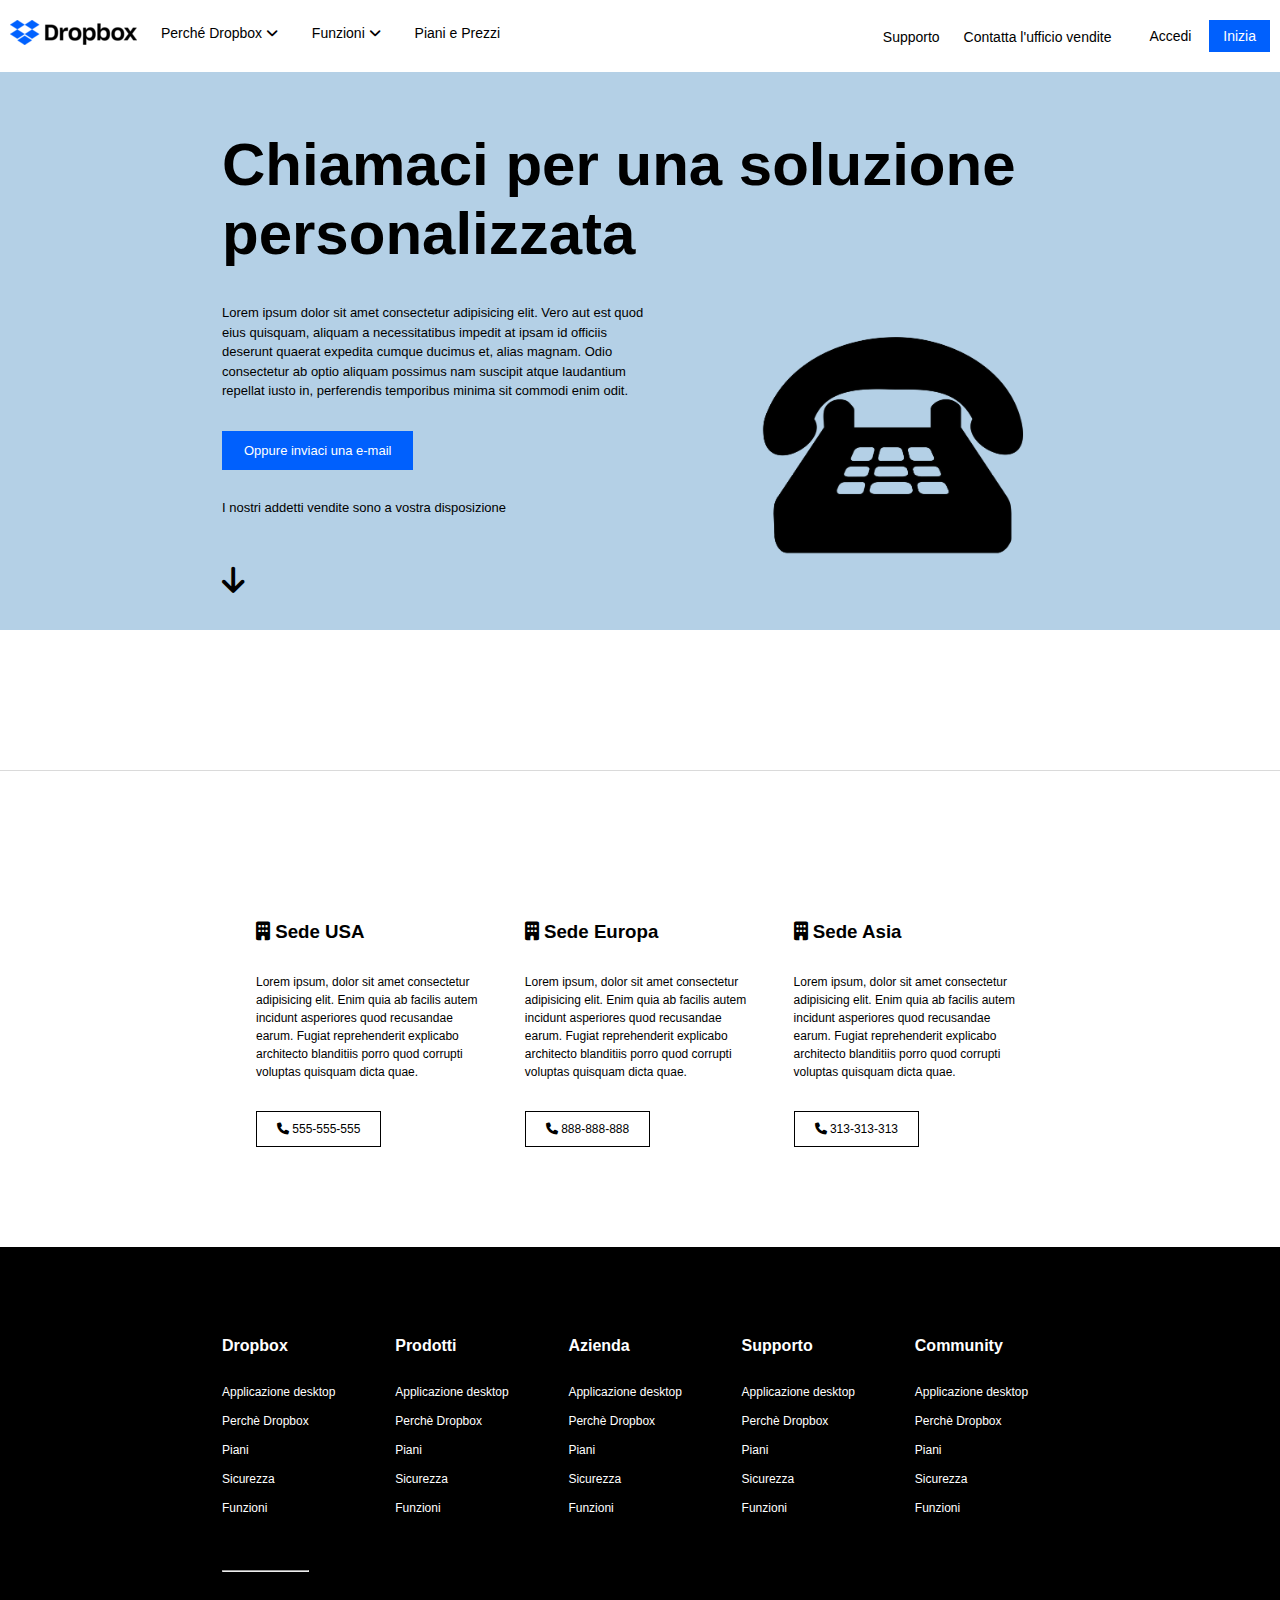
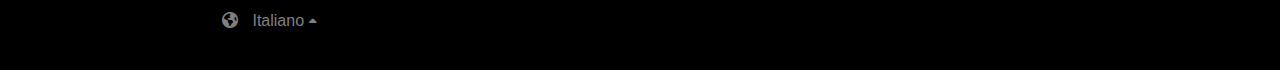
<file: bonus/sales.html>
<!DOCTYPE html>
<html lang="en">
  <head>
    <meta charset="UTF-8">
    <meta name="viewport" content="width=device-width, initial-scale=1.0">
    <title>Dropbox - Sales</title>
    <link rel="stylesheet" href="https://cdnjs.cloudflare.com/ajax/libs/font-awesome/6.7.2/css/all.min.css" integrity="sha512-Evv84Mr4kqVGRNSgIGL/F/aIDqQb7xQ2vcrdIwxfjThSH8CSR7PBEakCr51Ck+w+/U6swU2Im1vVX0SVk9ABhg==" crossorigin="anonymous" referrerpolicy="no-referrer"/>
    <link rel="stylesheet" href="./css/style.css">
  </head>
  <body>
    <!-- header -->
    <header class="font-14">
      <div class="header-content d-flex">
        <div class="col-50 py-10 mr-30">
          <a href="index.html">
            <img src="./img/logo-small.png" alt="logo-small" class="v-align-middle mr-20">
          </a>
          <ul class="inline-block v-align-middle">
            <li class="mr-30 dropdown">
              <a href="#">Perché Dropbox <i class="fa-solid fa-angle-down"></i></a>
              <div class="dropdown-content">
                <ul class="dropdown-list font-13">
                  <li>
                    <a href="#"><i class="fa-brands fa-dropbox pr-10"></i>Dropbox</a>
                  </li>
                  <li>
                    <a href="#"><i class="fa-solid fa-backward-fast pr-10"></i>Replay</a>
                  </li>
                  <li>
                    <a href="#"><i class="fa-solid fa-clock-rotate-left pr-10"></i>Backup</a>
                  </li>
                  <li>
                    <a href="#"><i class="fa-solid fa-sitemap pr-10"></i>Reclaim.ai</a>
                  </li>
                </ul>
              </div>
            </li>
            <li class="mr-30 dropdown">
              <a href="#">Funzioni <i class="fa-solid fa-angle-down"></i></a>
              <div class="dropdown-content">
                <ul class="dropdown-list font-13">
                  <li>
                    <a href="#"><i class="fa-brands fa-dropbox pr-10"></i>Dropbox</a>
                  </li>
                  <li>
                    <a href="#"><i class="fa-solid fa-backward-fast pr-10"></i>Replay</a>
                  </li>
                  <li>
                    <a href="#"><i class="fa-solid fa-clock-rotate-left pr-10"></i>Backup</a>
                  </li>
                  <li>
                    <a href="#"><i class="fa-solid fa-sitemap pr-10"></i>Reclaim.ai</a>
                  </li>
                </ul>
              </div>
            </li>
            <li>
              <a href="./index.html">Piani e Prezzi</a>
            </li>
          </ul> 
        </div>
        <div class="col-50 py-10 text-end">
          <ul class="inline-block v-align-middle">
            <li><a href="./support.html">Supporto</a></li>
            <li class="ml-20"><a href="./sales.html">Contatta l'ufficio vendite</a></li>
          </ul>
          <div class="btn-header btn-hov ml-20 inline-block v-align-middle">
            <a href="#">Accedi</a>
          </div>
          <div class="btn-header btn-hov bg-blue inline-block v-align-middle">
            <a href="#" class="bg-blue">Inizia</a>
          </div>
        </div>
      </div>
    </header>
    <!-- main -->
    <main class="pt-70">
      <!-- jumbo -->
      <div id="jumbotron">
        <div class="container-jumbo">
          <h1 class="font-60">Chiamaci per una soluzione personalizzata</h1>
          <div class="d-flex">  
            <div class="col-50 pt-30">
              <div class="content-jumbo font-13">
                <p>Lorem ipsum dolor sit amet consectetur adipisicing elit. Vero aut est quod eius quisquam, aliquam a necessitatibus impedit at ipsam id officiis deserunt quaerat expedita cumque ducimus et, alias magnam. Odio consectetur ab optio aliquam possimus nam suscipit atque laudantium repellat iusto in, perferendis temporibus minima sit commodi enim odit.</p>
                <div class="btn btn-hov bg-blue my-30 inline-block">
                  <a href="#" class="bg-blue">Oppure inviaci una e-mail</a>
                </div>
                <div>I nostri addetti vendite sono a vostra disposizione</div>
                <a href="#hr-style">
                  <i class="fa-solid fa-arrow-down jumbo-arrow font-30 my-30"></i>
                </a>
              </div>
            </div>
            <div class="col-50 pt-30 pos-rel">
              <img src="./img/telephone-6995276_640.png" alt="jumbo-support">
            </div>
          </div>
        </div>
      </div>
      <div class="hr-style" id="hr-style">
        <hr>
      </div>
      
      <!-- partnership board -->
      <div class="container">
        <div class="col-100 my-100 d-flex justify-content-between align-items-center">
          <div class="col-30 pt-50">
            <h3><i class="fa-solid fa-building"></i> Sede USA</h3>
            <p class="my-30 font-12 line-1dot5">Lorem ipsum, dolor sit amet consectetur adipisicing elit. Enim quia ab facilis autem incidunt asperiores quod recusandae earum. Fugiat reprehenderit explicabo architecto blanditiis porro quod corrupti voluptas quisquam dicta quae.</p>
            <div class="btn btn-hov bg-blue font-12 text-center inline-block"  id="partner-btn">
              <a href=""><i class="fa-solid fa-phone"></i> 555-555-555</a>
            </div>
          </div>
          <div class="col-30 pt-50">
            <h3><i class="fa-solid fa-building"></i> Sede Europa</h3>
            <p class="my-30 font-12 line-1dot5">Lorem ipsum, dolor sit amet consectetur adipisicing elit. Enim quia ab facilis autem incidunt asperiores quod recusandae earum. Fugiat reprehenderit explicabo architecto blanditiis porro quod corrupti voluptas quisquam dicta quae.</p>
            <div class="btn btn-hov bg-blue font-12 text-center inline-block"  id="partner-btn">
              <a href=""><i class="fa-solid fa-phone"></i> 888-888-888</a>
            </div>
          </div>
          <div class="col-30 pt-50">
            <h3><i class="fa-solid fa-building"></i> Sede Asia</h3>
            <p class="my-30 font-12 line-1dot5">Lorem ipsum, dolor sit amet consectetur adipisicing elit. Enim quia ab facilis autem incidunt asperiores quod recusandae earum. Fugiat reprehenderit explicabo architecto blanditiis porro quod corrupti voluptas quisquam dicta quae.</p>
            <div class="btn btn-hov bg-blue font-12 text-center inline-block"  id="partner-btn">
              <a href=""><i class="fa-solid fa-phone"></i> 313-313-313</a>
            </div>
          </div>
        </div>
      </div> 
    </main>
    <!-- footer -->
    <footer>
      <div class="container-jumbo" id="footer-support">
        <div class="upper-footer d-flex justify-content-between">
          <!-- dropbox -->
          <div class="col-20">
            <h4 class="my-30">Dropbox</h4>
            <ul class="font-12">
              <li>
                <a href="">Applicazione desktop</a>
              </li>
              <li>
                <a href="">Perchè Dropbox</a>
              </li>
              <li>
                <a href="">Piani</a>
              </li>
              <li>
                <a href="">Sicurezza</a>
              </li>
              <li>
                <a href="">Funzioni</a>
              </li>
            </ul>
          </div>
          <!-- prodotti -->
          <div class="col-20">
            <h4 class="my-30">Prodotti</h4>
            <ul class="font-12">
              <li>
                <a href="">Applicazione desktop</a>
              </li>
              <li>
                <a href="">Perchè Dropbox</a>
              </li>
              <li>
                <a href="">Piani</a>
              </li>
              <li>
                <a href="">Sicurezza</a>
              </li>
              <li>
                <a href="">Funzioni</a>
              </li>
            </ul>
          </div>
          <!-- azienda -->
          <div class="col-20">
            <h4 class="my-30">Azienda</h4>
            <ul class="font-12">
              <li>
                <a href="">Applicazione desktop</a>
              </li>
              <li>
                <a href="">Perchè Dropbox</a>
              </li>
              <li>
                <a href="">Piani</a>
              </li>
              <li>
                <a href="">Sicurezza</a>
              </li>
              <li>
                <a href="">Funzioni</a>
              </li>
            </ul>
          </div>
          <!-- supporto -->
          <div class="col-20">
            <h4 class="my-30">Supporto</h4>
            <ul class="font-12">
              <li>
                <a href="">Applicazione desktop</a>
              </li>
              <li>
                <a href="">Perchè Dropbox</a>
              </li>
              <li>
                <a href="">Piani</a>
              </li>
              <li>
                <a href="">Sicurezza</a>
              </li>
              <li>
                <a href="">Funzioni</a>
              </li>
            </ul>
          </div>
          <!-- community -->
          <div class="col-20">
            <h4 class="my-30">Community</h4>
            <ul class="font-12">
              <li>
                <a href="">Applicazione desktop</a>
              </li>
              <li>
                <a href="">Perchè Dropbox</a>
              </li>
              <li>
                <a href="">Piani</a>
              </li>
              <li>
                <a href="">Sicurezza</a>
              </li>
              <li>
                <a href="">Funzioni</a>
              </li>
            </ul>
          </div>
        </div>
        <!-- laguage -->
        <hr class="col-10 mt-40 color-grey">
        <div class="mt-40 color-grey pb-40">
          <i class="fa-solid fa-earth-americas pr-10"></i>
          <span class="dropdown">
            <span>Italiano</span>
            <a href="#" id="language-caret"><i class="fa-solid fa-caret-up font-12"></i></a>
            <ul class="dropdown-content language">
              <li><a href="#">Italiano</a></li>
              <li><a href="#">Inglese</a></li>
              <li><a href="#">Spagnolo</a></li>
              <li><a href="#">Tedesco</a></li>
              <li><a href="#">Russo</a></li>
            </ul>
          </span>
        </div>
      </div>
    </footer> 
  </body>
</html>
</file>
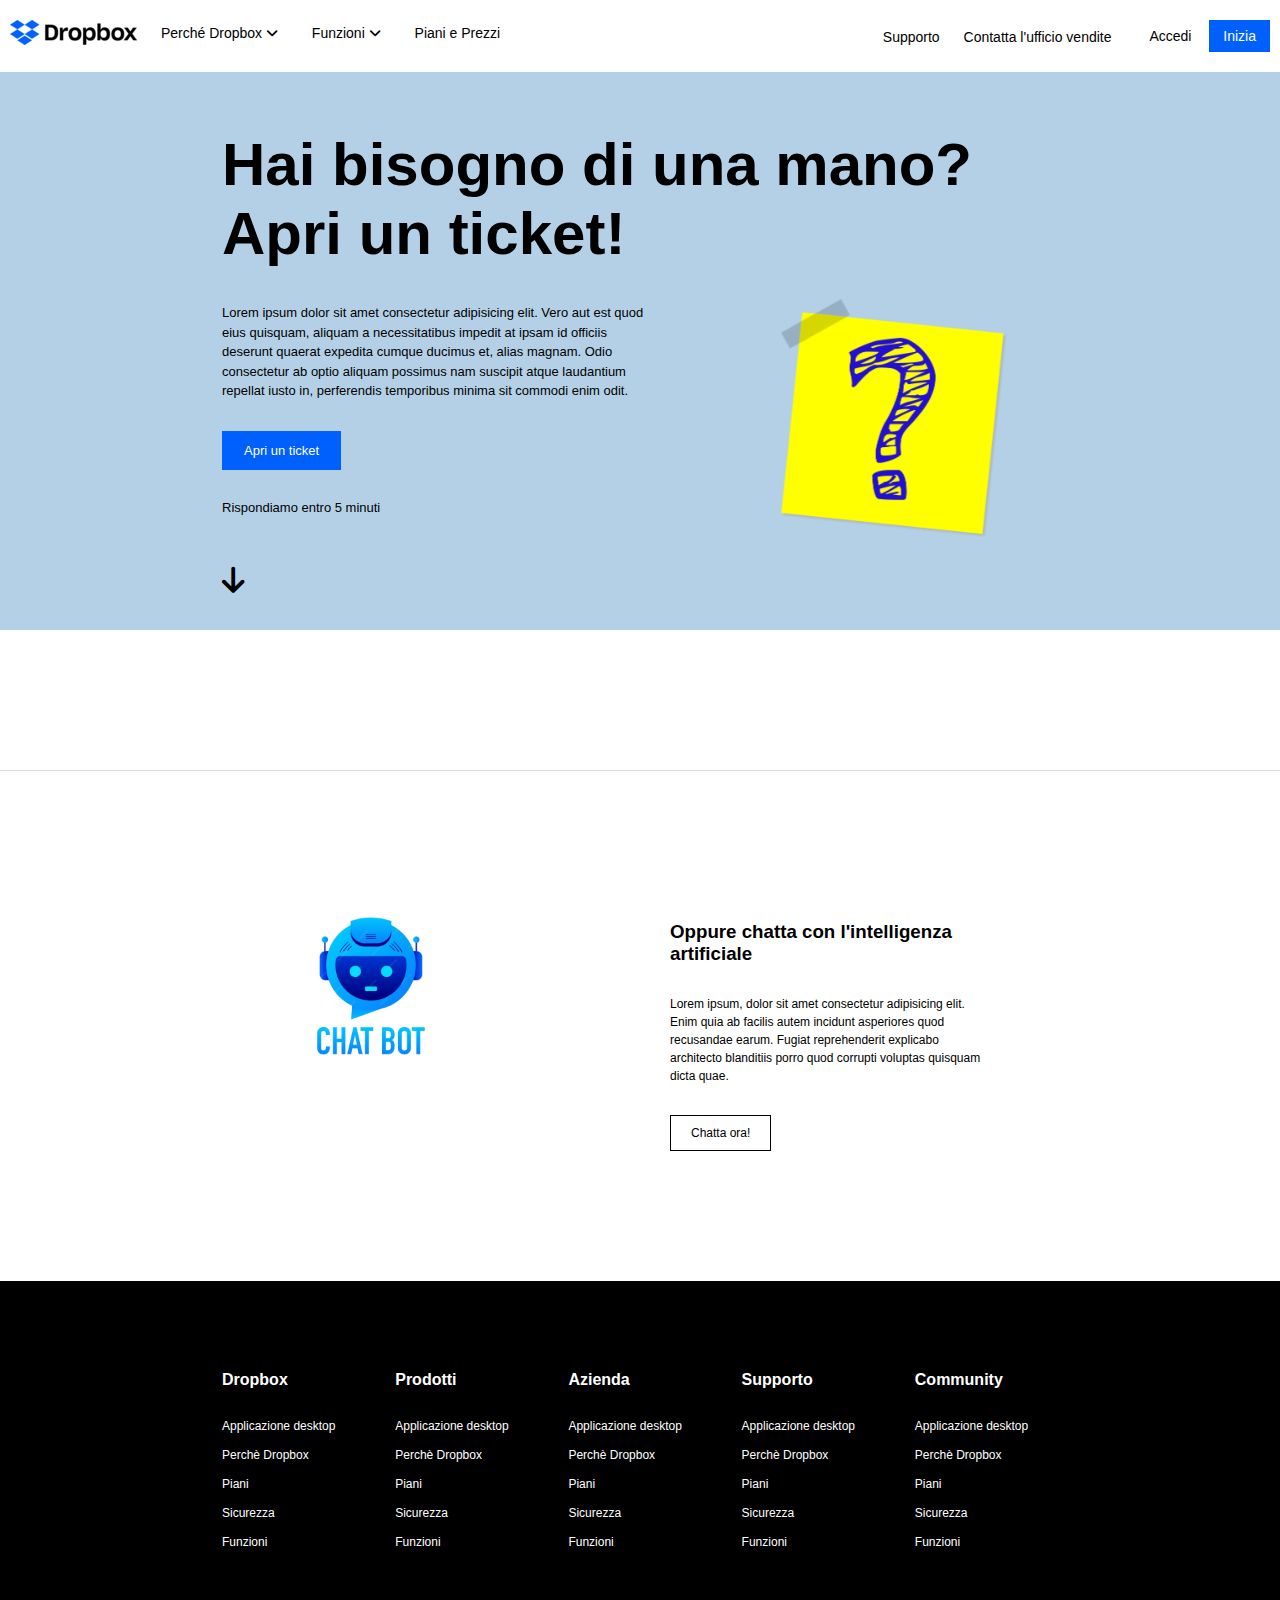
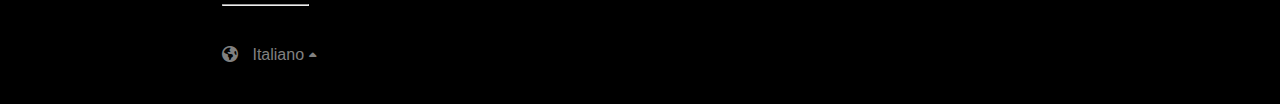
<file: bonus/support.html>
<!DOCTYPE html>
<html lang="en">
  <head>
    <meta charset="UTF-8">
    <meta name="viewport" content="width=device-width, initial-scale=1.0">
    <title>Dropbox - Support</title>
    <link rel="stylesheet" href="https://cdnjs.cloudflare.com/ajax/libs/font-awesome/6.7.2/css/all.min.css" integrity="sha512-Evv84Mr4kqVGRNSgIGL/F/aIDqQb7xQ2vcrdIwxfjThSH8CSR7PBEakCr51Ck+w+/U6swU2Im1vVX0SVk9ABhg==" crossorigin="anonymous" referrerpolicy="no-referrer"/>
    <link rel="stylesheet" href="./css/style.css">
  </head>
  <body>
    <!-- header -->
    <header class="font-14">
      <div class="header-content d-flex">
        <div class="col-50 py-10 mr-30">
          <a href="index.html">
            <img src="./img/logo-small.png" alt="logo-small" class="v-align-middle mr-20">
          </a>
          <ul class="inline-block v-align-middle">
            <li class="mr-30 dropdown">
              <a href="#find-out-more">Perché Dropbox <i class="fa-solid fa-angle-down"></i></a>
              <div class="dropdown-content">
                <ul class="dropdown-list font-13">
                  <li>
                    <a href="#"><i class="fa-brands fa-dropbox pr-10"></i>Dropbox</a>
                  </li>
                  <li>
                    <a href="#"><i class="fa-solid fa-backward-fast pr-10"></i>Replay</a>
                  </li>
                  <li>
                    <a href="#"><i class="fa-solid fa-clock-rotate-left pr-10"></i>Backup</a>
                  </li>
                  <li>
                    <a href="#"><i class="fa-solid fa-sitemap pr-10"></i>Reclaim.ai</a>
                  </li>
                </ul>
              </div>
            </li>
            <li class="mr-30 dropdown">
              <a href="#showcase">Funzioni <i class="fa-solid fa-angle-down"></i></a>
              <div class="dropdown-content">
                <ul class="dropdown-list font-13">
                  <li>
                    <a href="#"><i class="fa-brands fa-dropbox pr-10"></i>Dropbox</a>
                  </li>
                  <li>
                    <a href="#"><i class="fa-solid fa-backward-fast pr-10"></i>Replay</a>
                  </li>
                  <li>
                    <a href="#"><i class="fa-solid fa-clock-rotate-left pr-10"></i>Backup</a>
                  </li>
                  <li>
                    <a href="#"><i class="fa-solid fa-sitemap pr-10"></i>Reclaim.ai</a>
                  </li>
                </ul>
              </div>
            </li>
            <li>
              <a href="#plan-title">Piani e Prezzi</a>
            </li>
          </ul> 
        </div>
        <div class="col-50 py-10 text-end">
          <ul class="inline-block v-align-middle">
            <li><a href="#footer-support">Supporto</a></li>
            <li class="ml-20"><a href="#footer-support">Contatta l'ufficio vendite</a></li>
          </ul>
          <div class="btn-header btn-hov ml-20 inline-block v-align-middle">
            <a href="#">Accedi</a>
          </div>
          <div class="btn-header btn-hov bg-blue inline-block v-align-middle">
            <a href="#" class="bg-blue">Inizia</a>
          </div>
        </div>
      </div>
    </header>
    <!-- main -->
    <main class="pt-70">
      <!-- jumbo -->
      <div id="jumbotron">
        <div class="container-jumbo">
          <h1 class="font-60">Hai bisogno di una mano?<br>Apri un ticket!</h1>
          <div class="d-flex">  
            <div class="col-50 pt-30">
              <div class="content-jumbo font-13">
                <p>Lorem ipsum dolor sit amet consectetur adipisicing elit. Vero aut est quod eius quisquam, aliquam a necessitatibus impedit at ipsam id officiis deserunt quaerat expedita cumque ducimus et, alias magnam. Odio consectetur ab optio aliquam possimus nam suscipit atque laudantium repellat iusto in, perferendis temporibus minima sit commodi enim odit.</p>
                <div class="btn btn-hov bg-blue my-30 inline-block">
                  <a href="#" class="bg-blue">Apri un ticket</a>
                </div>
                <div>Rispondiamo entro 5 minuti</div>
                <a href="#plan-title">
                  <i class="fa-solid fa-arrow-down jumbo-arrow font-30 my-30"></i>
                </a>
              </div>
            </div>
            <div class="col-50 pt-30 pos-rel">
              <img src="./img/question-mark-1421017_1280.png" alt="jumbo-support">
            </div>
          </div>
        </div>
      </div>
      <div class="hr-style">
        <hr>
      </div>
      
      <!-- partnership board -->
      <div class="container">
        <div class="col-100 my-100 d-flex">
          <div class="col-50">
            <img src="./img/chatbot.jpg" alt="ai-chat">
          </div>
          <div class="col-50 pt-50 p-30">
            <h3>Oppure chatta con l'intelligenza artificiale</h3>
            <p class="my-30 font-12 line-1dot5">Lorem ipsum, dolor sit amet consectetur adipisicing elit. Enim quia ab facilis autem incidunt asperiores quod recusandae earum. Fugiat reprehenderit explicabo architecto blanditiis porro quod corrupti voluptas quisquam dicta quae.</p>
            <div class="btn bg-blue font-12 text-center inline-block"  id="partner-btn">
              <a href="">Chatta ora!</a>
            </div>
          </div>
        </div>
      </div> 
    </main>
    <!-- footer -->
    <footer>
      <div class="container-jumbo" id="footer-support">
        <div class="upper-footer d-flex justify-content-between">
          <!-- dropbox -->
          <div class="col-20">
            <h4 class="my-30">Dropbox</h4>
            <ul class="font-12">
              <li>
                <a href="">Applicazione desktop</a>
              </li>
              <li>
                <a href="">Perchè Dropbox</a>
              </li>
              <li>
                <a href="">Piani</a>
              </li>
              <li>
                <a href="">Sicurezza</a>
              </li>
              <li>
                <a href="">Funzioni</a>
              </li>
            </ul>
          </div>
          <!-- prodotti -->
          <div class="col-20">
            <h4 class="my-30">Prodotti</h4>
            <ul class="font-12">
              <li>
                <a href="">Applicazione desktop</a>
              </li>
              <li>
                <a href="">Perchè Dropbox</a>
              </li>
              <li>
                <a href="">Piani</a>
              </li>
              <li>
                <a href="">Sicurezza</a>
              </li>
              <li>
                <a href="">Funzioni</a>
              </li>
            </ul>
          </div>
          <!-- azienda -->
          <div class="col-20">
            <h4 class="my-30">Azienda</h4>
            <ul class="font-12">
              <li>
                <a href="">Applicazione desktop</a>
              </li>
              <li>
                <a href="">Perchè Dropbox</a>
              </li>
              <li>
                <a href="">Piani</a>
              </li>
              <li>
                <a href="">Sicurezza</a>
              </li>
              <li>
                <a href="">Funzioni</a>
              </li>
            </ul>
          </div>
          <!-- supporto -->
          <div class="col-20">
            <h4 class="my-30">Supporto</h4>
            <ul class="font-12">
              <li>
                <a href="">Applicazione desktop</a>
              </li>
              <li>
                <a href="">Perchè Dropbox</a>
              </li>
              <li>
                <a href="">Piani</a>
              </li>
              <li>
                <a href="">Sicurezza</a>
              </li>
              <li>
                <a href="">Funzioni</a>
              </li>
            </ul>
          </div>
          <!-- community -->
          <div class="col-20">
            <h4 class="my-30">Community</h4>
            <ul class="font-12">
              <li>
                <a href="">Applicazione desktop</a>
              </li>
              <li>
                <a href="">Perchè Dropbox</a>
              </li>
              <li>
                <a href="">Piani</a>
              </li>
              <li>
                <a href="">Sicurezza</a>
              </li>
              <li>
                <a href="">Funzioni</a>
              </li>
            </ul>
          </div>
        </div>
        <!-- laguage -->
        <hr class="col-10 mt-40 color-grey">
        <div class="mt-40 color-grey pb-40">
          <i class="fa-solid fa-earth-americas pr-10"></i>
          <span class="dropdown">
            <span>Italiano</span>
            <a href="#" id="language-caret"><i class="fa-solid fa-caret-up font-12"></i></a>
            <ul class="dropdown-content language">
              <li><a href="#">Italiano</a></li>
              <li><a href="#">Inglese</a></li>
              <li><a href="#">Spagnolo</a></li>
              <li><a href="#">Tedesco</a></li>
              <li><a href="#">Russo</a></li>
            </ul>
          </span>
        </div>
      </div>
    </footer> 
  </body>
</html>
</file>
<file: css/style.css>
*{
  padding: 0;
  margin: 0;
  box-sizing: border-box;
}

/* common */
body{
  font-family: Arial, Helvetica, sans-serif;
  background-color: #fff;
}

.col-20{
  width: 20%;
}

.col-30{
  width: 30%;
  min-width: 30%
}

.col-50{
  width: 50%;
}

.col-70{
  width: 65%;
}

.col-100{
  width: 100%;
}

.container{
  max-width: 60%;
  margin: 0 auto;
}

a{
  text-decoration: none;
  color: black;
}

li{
  list-style-type: none;
}

.fa-check{
  padding-top: 1px;
}

/* utility */
.font-12{
  font-size: 12px;
}

.font-13{
  font-size: 13px;
}

.font-14{
  font-size: 14px;
}

.font-16{
  font-size: 16px;
}

.font-18{
  font-size: 18px;
}

.font-30{
  font-size: 30px;
}

.font-60{
  font-size: 60px;
}

.line-1dot5{
  line-height: 1.5;
}

.py-10{
  padding: 10px 0px;
}

.px-10{
  padding: 0px 10px;
}

.pr-10{
  padding-right: 10px;
}

.py-20{
  padding: 20px 0px;
}

.px-30{
  padding: 0px 30px;
}

.pt-30{
  padding-top: 30px;
}

.p-30{
  padding: 30px;
}

.pl-30{
  padding-left: 30px;
}

.pb-40{
  padding-bottom: 40px;
}

.pt-50{
  padding-top: 50px;
}

.pt-70{
  padding-top: 70px;
}

.ml-5{
  margin-left: 5px;
}

.my-15{
  margin: 15px 0px;
}

.ml-20{
  margin-left: 20px;
}

.mr-20{
  margin-right: 20px;
}

.mr-30{
  margin-right: 30px;
}

.my-30{
  margin: 30px 0px;
}

.my-40{
  margin: 40px 0px;
}

.mt-40{
  margin-top: 40px;
}

.mr-50{
  margin-right: 50px;
}

.my-50{
  margin: 50px 0px;
}

.mt-100{
  margin-top: 100px;
}

.mb-100{
  margin-bottom: 100px;
}

.my-100{
  margin: 100px 0px;
}

.color-blue{
  color: #0060FD;
}

.color-grey{
  color: gray;
}

.unstyled{
  text-decoration: underline;
  color: blue;
}

.bg-blue{
  background-color: #0060FD;
  color: #fff;
}

.inline-block{
  display: inline-block;
}

.text-center{
  text-align: center;
}

.text-end{
  text-align: end;
}

.v-align-middle{
  vertical-align: middle;
}

.d-flex{
  display: flex;
}

.flex-wrap{
  flex-wrap: wrap;
}

.justify-content-between{
  justify-content: space-between;
}

.gap-y{
  gap: 40px 0px;
}

/* page content style */

/* header */
header{
  width: 100%;
  background-color: #fff;
  font-weight: 100;
  position: fixed;
}

.header-content{
  max-width: 100%;
  padding: 10px;
}

header ul li{
  display: inline-block;
  vertical-align: middle;
}

.btn-header{
  padding: 6px 12px;
}

.btn{
  padding: 10px 20px;
}

/* jumbo */
#jumbotron{
  max-width: 100%;
  height: 560px;
  background-color: #B4D0E6;
}

.container-jumbo{
  max-width: 70%;
  margin: 0 auto;
  padding: 60px 0px 0px 30px;
}

h1{
  font-weight: 900;
}

.content-jumbo{
  font-weight: 100;
}

#jumbotron p{
  margin-top: 5px;
  padding-right: 10px;
  line-height: 1.5;
}

img[alt="jumbo"]{
  width: 100%;
}

.jumbo-arrow{
  margin-top: 50px;
}

.hr-style hr{
  margin-top: 140px;
  height: 1px;
  color: #dadada;
  background-color: #dadada;
  border: none;
}

/* plannings */
#plan-title{
  margin: 30px 0px 50px 0px;
}

.plan-buttons{
  font-weight: 100;
  margin-bottom: 50px;
}

.plan-card{
  border: 1px solid rgb(185, 185, 185);
}

.plan-card-title{
  border-bottom: 1px solid rgb(185, 185, 185);
  text-align: center;
  padding: 5px 10px;
  font-weight: 100;
}

.plan-card-content{
  font-weight: 100;
}

.d-flex .plan-card-content>*{
  margin-bottom: 30px;
}

.price{
  font-weight: 700;
}

.recurring{
  color: #949494;
  margin-top: -20px;
}

.plan-card-content ul li{
  list-style-type: none;
  margin: 24px 0px;
}

.plan-card-content hr{
  border-bottom: 1px solid rgb(185, 185, 185);
  opacity: 0.5;
}

.plan-card-content span{
  font-size: 13px;
}

.plan-info-hidden{
  display: none;
}

#enterprise{
  margin-bottom: 10px;
}

#enterprise-btn{
  margin: 30px;
  padding: 10px 30px
}

#enterprise-text{
  margin-bottom: 0;
}

/* partnership */
img[alt=partner]{
  width: 100%;
}

#partner-btn{
  border: 1px solid black;
  background-color: transparent;
}

/* footer */
footer{
  background-color: #000;
  color: #fff;

}

.upper-footer ul li{
  margin: 15px 0px;
}

.upper-footer a{
  color: #fff;
}

#language-caret{
  color: grey;
}

/* dropdown */
.dropdown{
  position: relative;
}

.dropdown-content{
  display: none;
  position: absolute;
  background-color: #f9f9f9;
  min-width: 100px;
  box-shadow: 0px 8px 16px 0px rgba(0,0,0,0.2);
  padding: 12px 16px;
}

.dropdown:hover .dropdown-content {
  display: block;
}

.dropdown-list li{
  display: block;
  padding: 10px 0px;
}
</file>
<file: bonus/css/style.css>
*{
  padding: 0;
  margin: 0;
  box-sizing: border-box;
}

/* common */
body{
  font-family: Arial, Helvetica, sans-serif;
  background-color: #fff;
}

.col-10{
  width: 10%;
}

.col-20{
  width: 20%;
}

.col-30{
  width: 30%;
  min-width: 30%
}

.col-50{
  width: 50%;
}

.col-70{
  width: 65%;
}

.col-100{
  width: 100%;
}

.container{
  max-width: 60%;
  margin: 0 auto;
}

a{
  text-decoration: none;
  color: black;
}

li{
  list-style-type: none;
}

.fa-check{
  padding-top: 1px;
}

/* utility */
.font-12{
  font-size: 12px;
}

.font-13{
  font-size: 13px;
}

.font-14{
  font-size: 14px;
}

.font-16{
  font-size: 16px;
}

.font-18{
  font-size: 18px;
}

.font-30{
  font-size: 30px;
}

.font-60{
  font-size: 60px;
}

.line-1dot5{
  line-height: 1.5;
}

.py-10{
  padding: 10px 0px;
}

.px-10{
  padding: 0px 10px;
}

.pr-10{
  padding-right: 10px;
}

.py-20{
  padding: 20px 0px;
}

.px-30{
  padding: 0px 30px;
}

.pt-30{
  padding-top: 30px;
}

.p-30{
  padding: 30px;
}

.pl-30{
  padding-left: 30px;
}

.pb-40{
  padding-bottom: 40px;
}

.pt-50{
  padding-top: 50px;
}

.pt-70{
  padding-top: 70px;
}

.ml-5{
  margin-left: 5px;
}

.my-15{
  margin: 15px 0px;
}

.ml-20{
  margin-left: 20px;
}

.mr-20{
  margin-right: 20px;
}

.mr-30{
  margin-right: 30px;
}

.my-30{
  margin: 30px 0px;
}

.my-40{
  margin: 40px 0px;
}

.mt-40{
  margin-top: 40px;
}

.mr-50{
  margin-right: 50px;
}

.my-50{
  margin: 50px 0px;
}

.mt-100{
  margin-top: 100px;
}

.mb-100{
  margin-bottom: 100px;
}

.my-100{
  margin: 100px 0px;
}

.color-blue{
  color: #0060FD;
}

.color-grey{
  color: gray;
}

.unstyled{
  text-decoration: underline;
  color: blue;
}

.bg-blue{
  background-color: #0060FD;
  color: #fff;
}

.inline-block{
  display: inline-block;
}

.text-center{
  text-align: center;
}

.text-end{
  text-align: end;
}

.v-align-middle{
  vertical-align: middle;
}

.d-flex{
  display: flex;
}

.flex-wrap{
  flex-wrap: wrap;
}

.justify-content-between{
  justify-content: space-between;
}

.align-items-center{
  align-items: center;
}

.gap-y{
  gap: 40px 0px;
}

.pos-rel{
  position: relative;
}

/* page content style */

/* header */
header{
  width: 100%;
  background-color: #fff;
  font-weight: 100;
  position: fixed;
}

.header-content{
  max-width: 100%;
  padding: 10px;
}

header ul li{
  display: inline-block;
  vertical-align: middle;
}

.btn-header{
  padding: 6px 12px;
  border: 2px solid transparent;
}

.btn{
  padding: 10px 20px;
  border: 2px solid transparent;
}

.btn-hov:hover{
  color: #0060FD;
  background-color: transparent;
  border: 2px solid #0060FD;
}

.btn-hov:hover a{
  color: #0060FD;
  background-color: transparent;
}

/* jumbo */
#jumbotron{
  max-width: 100%;
  height: 560px;
  background-color: #B4D0E6;
}

.container-jumbo{
  max-width: 70%;
  margin: 0 auto;
  padding: 60px 0px 0px 30px;
}

h1{
  font-weight: 900;
}

.content-jumbo{
  font-weight: 100;
}

#jumbotron p{
  margin-top: 5px;
  padding-right: 10px;
  line-height: 1.5;
}

img[alt="jumbo"]{
  width: 100%;
}

img[alt="jumbo-support"]{
  width: 60%;
  position: absolute;
  right: 15%;
  bottom: 20%;
}

.jumbo-arrow{
  margin-top: 50px;
}

.jumbo-arrow:hover{
  color: #0060FD;
}

.hr-style hr{
  margin-top: 140px;
  height: 1px;
  color: #dadada;
  background-color: #dadada;
  border: none;
}

/* plannings */
#plan-title{
  margin: 30px 0px 50px 0px;
}

.plan-buttons{
  font-weight: 100;
  margin-bottom: 50px;
}

.plan-card{
  border: 1px solid rgb(185, 185, 185);
}

.plan-card-title{
  border-bottom: 1px solid rgb(185, 185, 185);
  text-align: center;
  padding: 5px 10px;
  font-weight: 100;
}

.plan-card-content{
  font-weight: 100;
}

.d-flex .plan-card-content>*{
  margin-bottom: 30px;
}

.price{
  font-weight: 700;
}

.recurring{
  color: #949494;
  margin-top: -20px;
}

.plan-card-content ul li{
  list-style-type: none;
  margin: 24px 0px;
}

.plan-card-content hr{
  border-bottom: 1px solid rgb(185, 185, 185);
  opacity: 0.5;
}

.plan-card-content span{
  font-size: 13px;
}

.plan-info-hidden{
  display: none;
}

#enterprise{
  margin-bottom: 10px;
}

#enterprise-btn{
  margin: 30px;
  padding: 10px 30px
}

#enterprise-text{
  margin-bottom: 0;
}

/* partnership */
img[alt=partner]{
  width: 100%;
}

img[alt=ai-chat]{
  width: 60%;
}

#partner-btn{
  border: 1px solid black;
  background-color: transparent;
}

/* footer */
footer{
  background-color: #000;
  color: #fff;

}

.upper-footer ul li{
  margin: 15px 0px;
}

.upper-footer a{
  color: #fff;
}

#language-caret{
  color: grey;
}

/* dropdown */
.dropdown{
  position: relative;
}

.dropdown-content{
  display: none;
  position: absolute;
  background-color: #f9f9f9;
  min-width: 120px;
  box-shadow: 0px 8px 16px 0px rgba(0,0,0,0.2);
  padding: 12px 16px;
}

.dropdown:hover .dropdown-content{
  display: block;
}

.dropdown-list li{
  display: block;
  padding: 10px 0px;
  border-bottom: 1px dashed gray;
}

.dropdown-list li:nth-child(1){
  border-top: 1px dashed gray;
}

.language{
  right: 0;
  bottom: 0;
  text-align: end;
  min-width: unset;
  margin: 17px 0px;
  padding: 0px 15px 0px 0px;
  background-color: black;
}

.language li{
  padding: 2px 0px;
}

.language a{
  color: grey;
}

/* sales.html */
.contacts{
  text-align: center;
}


.bold{
  font-weight: 700;
}
</file>
